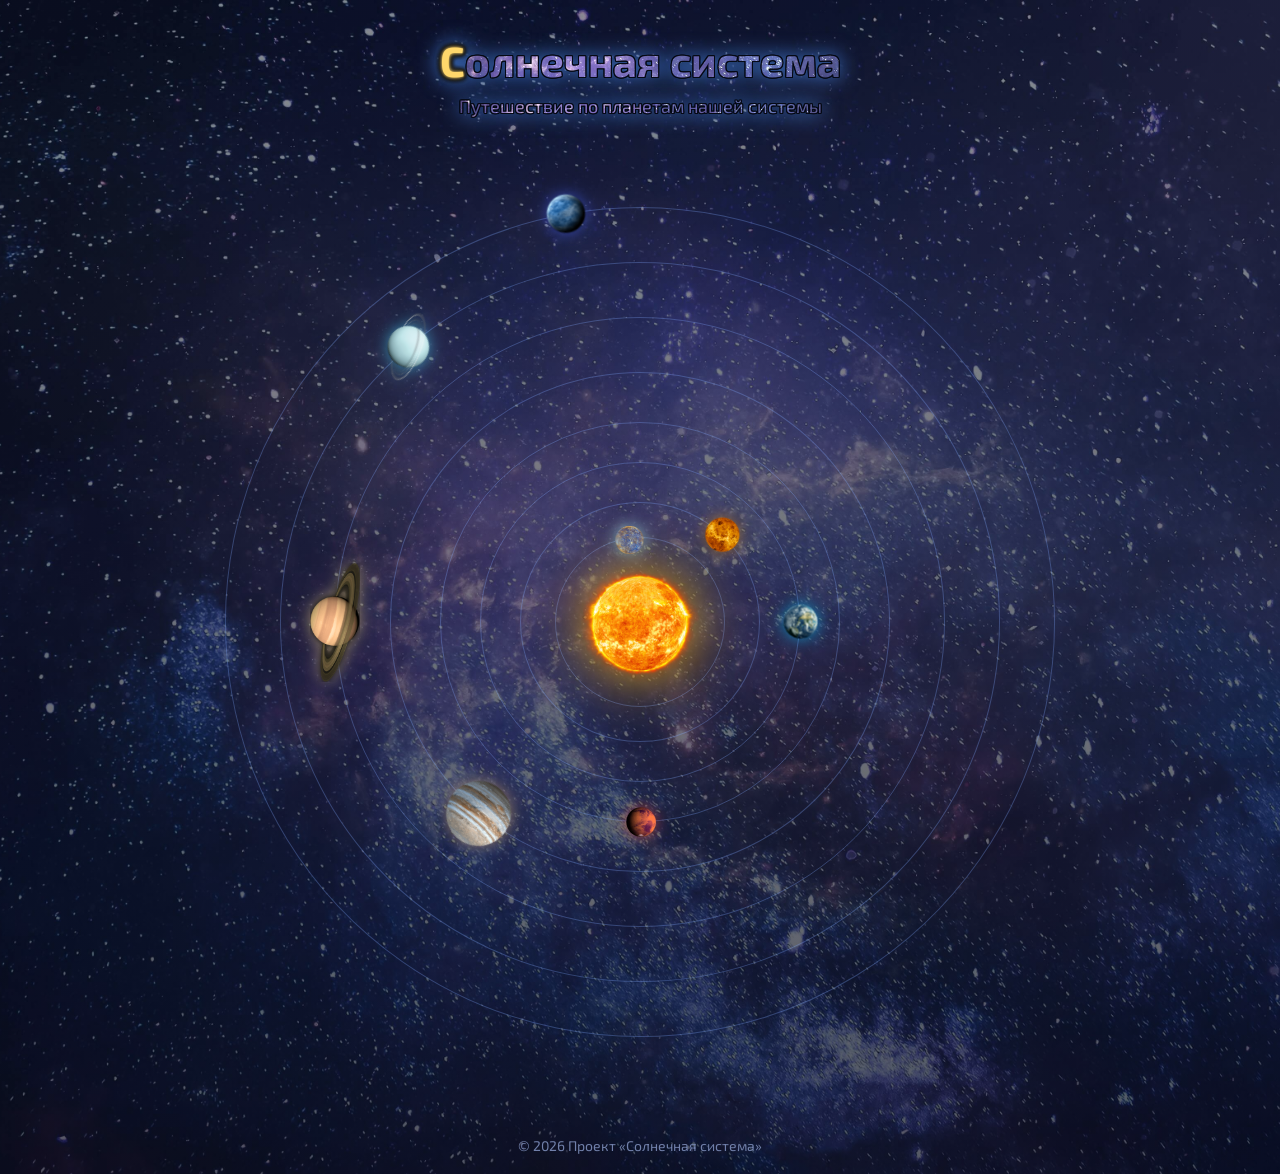
<file: index.html>
<!DOCTYPE html>
<html lang="ru">
<head>
    <meta charset="UTF-8">
    <meta name="viewport" content="width=device-width, initial-scale=1.0">
    <title>Солнечная система</title>
    <link rel="stylesheet" href="style.css">
    <link rel="preconnect" href="https://fonts.googleapis.com">
    <link rel="preconnect" href="https://fonts.gstatic.com" crossorigin>
    <link href="https://fonts.googleapis.com/css2?family=Exo+2:wght@400;500;600;700&display=swap" rel="stylesheet">
</head>

<body>

<header>
    <h1><span class="sun-letter">С</span>олнечная система</h1>
    <p>Путешествие по планетам нашей системы</p>
</header>

<main class="solar-system">

    <a href="planets/sun.html" class="sun">
        <img src="images/sun.png" alt="Солнце">
        <span>Солнце</span>
    </a>

    <div class="orbit orbit-mercury">
        <a href="planets/mercury.html" class="planet mercury">
            <img src="images/mercury.png" alt="Меркурий">
            <span>Меркурий</span>
        </a>
    </div>

    <div class="orbit orbit-venus">
        <a href="planets/venus.html" class="planet venus">
            <img src="images/venus.png" alt="Венера">
            <span>Венера</span>
        </a>
    </div>

    <div class="orbit orbit-earth">
        <a href="planets/earth.html" class="planet earth">
            <img src="images/earth.png" alt="Земля">
            <span>Земля</span>
        </a>
    </div>

    <div class="orbit orbit-mars">
        <a href="planets/mars.html" class="planet mars">
            <img src="images/mars.png" alt="Марс">
            <span>Марс</span>
        </a>
    </div>
    <div class="orbit orbit-jupiter">
        <a href="planets/jupiter.html" class="planet jupiter">
            <img src="images/jupiter.png" alt="Юпитер">
            <span>Юпитер</span>
        </a>
    </div>

    <div class="orbit orbit-saturn">
        <a href="planets/saturn.html" class="planet saturn">
            <img src="images/saturn.png" alt="Сатурн">
            <span>Сатурн</span>
        </a>
    </div>

    <div class="orbit orbit-uranus">
        <a href="planets/uranus.html" class="planet uranus">
            <img src="images/uranus.png" alt="Уран">
            <span>Уран</span>
        </a>
    </div>

    <div class="orbit orbit-neptune">
        <a href="planets/neptune.html" class="planet neptune">
            <img src="images/neptune.png" alt="Нептун">
            <span>Нептун</span>
        </a>
    </div>

</main>

<footer>
    <p>© 2026 Проект «Солнечная система»</p>
</footer>

<script src="script.js"></script>

</body>
</html>
</file>
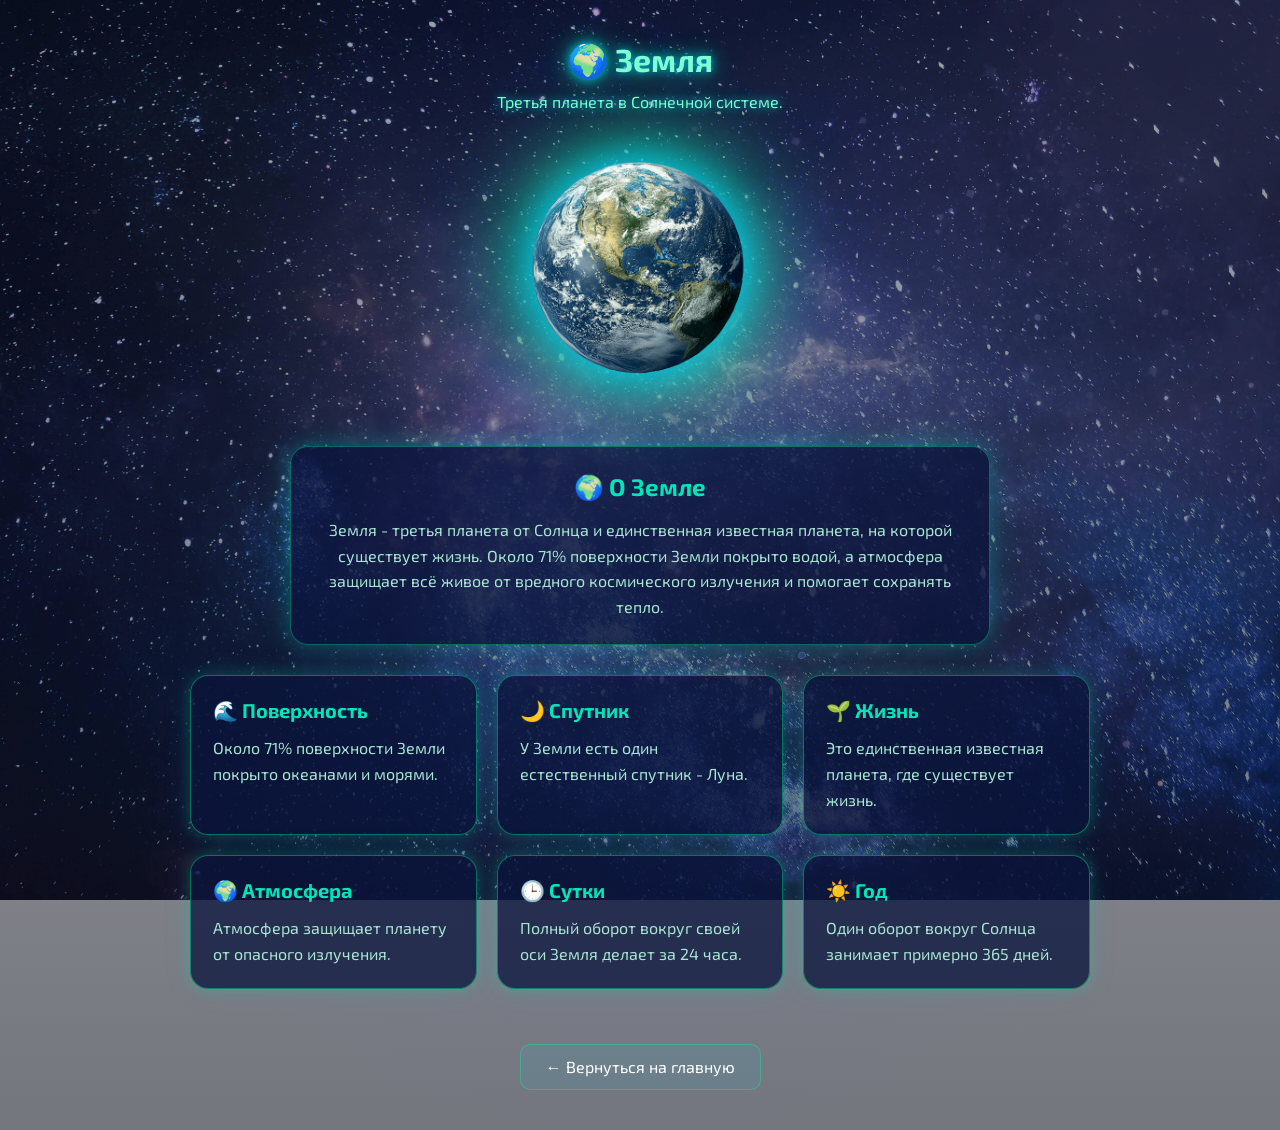
<file: planets/earth.html>
<!DOCTYPE html>
<html lang="ru">
<head>
    <meta charset="UTF-8">
    <meta name="viewport" content="width=device-width, initial-scale=1.0">
    <title>Земля - Мир Космоса</title>
    <link rel="stylesheet" href="../style.css">
    <link rel="preconnect" href="https://fonts.googleapis.com">
    <link rel="preconnect" href="https://fonts.gstatic.com" crossorigin>
    <link href="https://fonts.googleapis.com/css2?family=Exo+2:wght@400;500;600;700&display=swap" rel="stylesheet">
</head>
<body class="earth-page">

<main class="planet-page">

    <h1>🌍 Земля</h1>
    <p class="planet-description">
        Третья планета в Солнечной системе.
    </p>
    
    <img src="../images/earth.png" alt="Земля" class="planet-big">
    
    <section class="planet-info">
    <h2>🌍 О Земле</h2>
    <p>
        Земля - третья планета от Солнца и единственная известная
        планета, на которой существует жизнь. Около 71% поверхности
        Земли покрыто водой, а атмосфера защищает всё живое от
        вредного космического излучения и помогает сохранять тепло.
    </p>
    </section>
    
    <section class="planet-cards">

    <div class="info-box">
        <h2>🌊 Поверхность</h2>
        <p>Около 71% поверхности Земли покрыто океанами и морями.</p>
    </div>

    <div class="info-box">
        <h2>🌙 Спутник</h2>
        <p>У Земли есть один естественный спутник - Луна.</p>
    </div>

    <div class="info-box">
        <h2>🌱 Жизнь</h2>
        <p>Это единственная известная планета, где существует жизнь.</p>
    </div>

    <div class="info-box">
        <h2>🌍 Атмосфера</h2>
        <p>Атмосфера защищает планету от опасного излучения.</p>
    </div>

    <div class="info-box">
        <h2>🕒 Сутки</h2>
        <p>Полный оборот вокруг своей оси Земля делает за 24 часа.</p>
    </div>

    <div class="info-box">
        <h2>☀️ Год</h2>
        <p>Один оборот вокруг Солнца занимает примерно 365 дней.</p>
    </div>

    </section>

        <a href="../index.html" class="back-button">← Вернуться на главную</a>

</main>

</body>
</html>
</file>
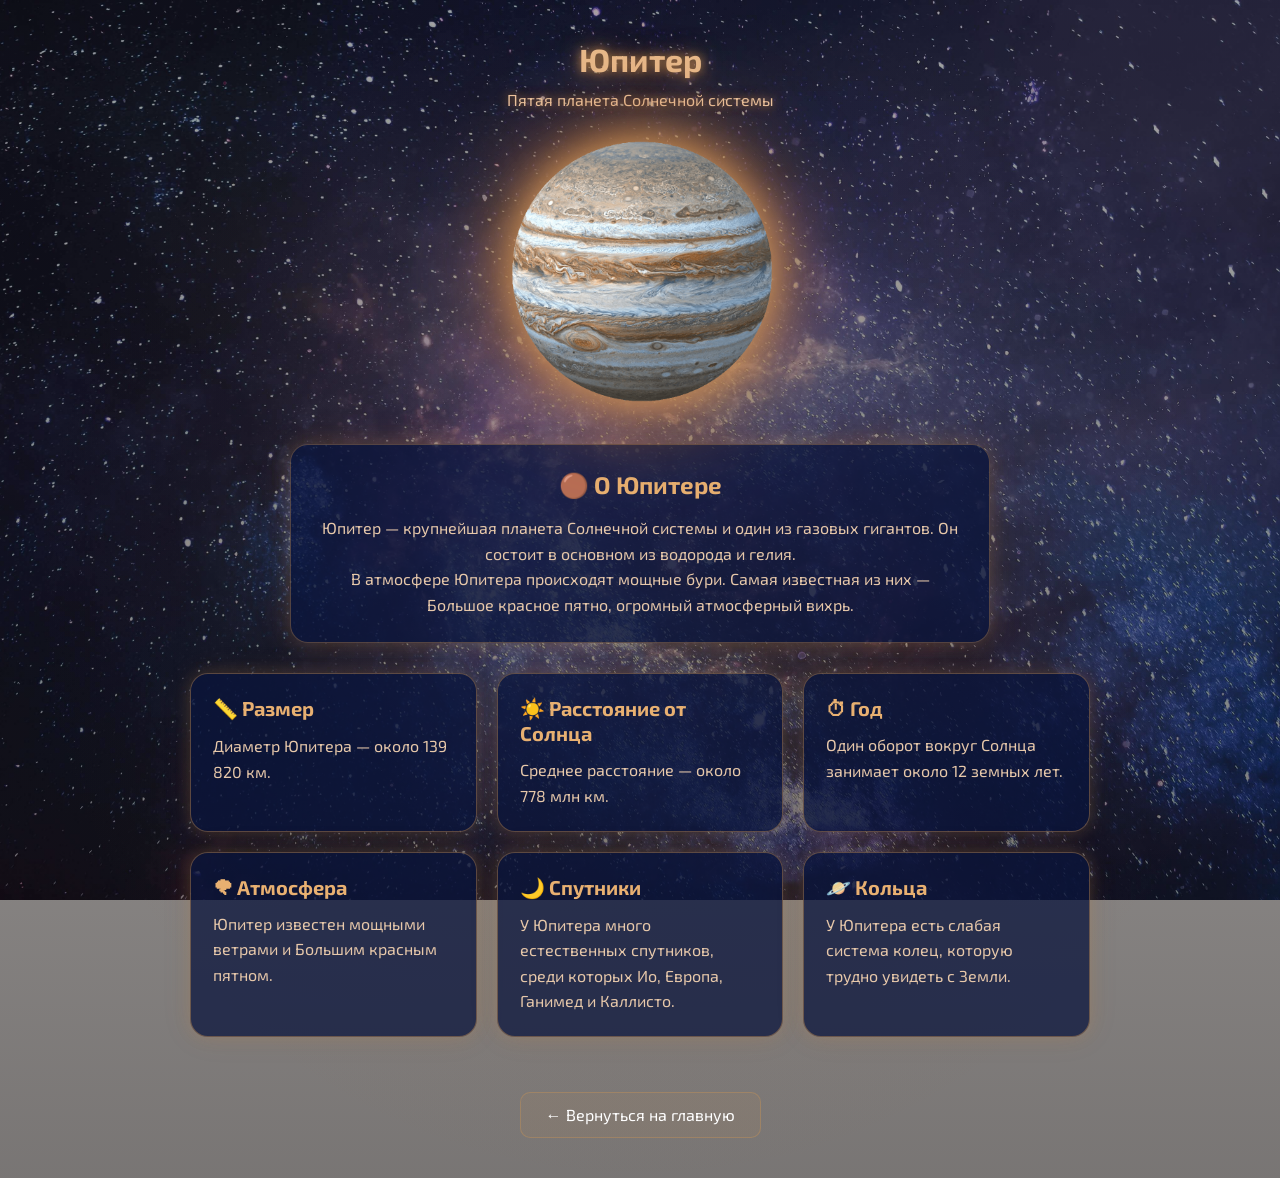
<file: planets/jupiter.html>
<!DOCTYPE html>
<html lang="ru">
<head>
    <meta charset="UTF-8">
    <meta name="viewport" content="width=device-width, initial-scale=1.0">
    <title>Юпитер — Мир Космоса</title>
    <link rel="stylesheet" href="../style.css">
    <link rel="preconnect" href="https://fonts.googleapis.com">
    <link rel="preconnect" href="https://fonts.gstatic.com" crossorigin>
    <link href="https://fonts.googleapis.com/css2?family=Exo+2:wght@400;500;600;700&display=swap" rel="stylesheet">
</head>

<body class="jupiter-page">

<main class="planet-page">

    <h1>Юпитер</h1>

    <p>Пятая планета Солнечной системы</p>

    <img src="../images/jupiter.png" alt="Юпитер" class="planet-big">

    <section class="planet-info">

        <h2>🟤 О Юпитере</h2>

        <p>
            Юпитер — крупнейшая планета Солнечной системы
            и один из газовых гигантов. Он состоит в основном
            из водорода и гелия.
        </p>

        <p>
            В атмосфере Юпитера происходят мощные бури.
            Самая известная из них — Большое красное пятно,
            огромный атмосферный вихрь.
        </p>

    </section>

    <div class="planet-cards">

        <div class="info-box">
            <h2>📏 Размер</h2>
            <p>Диаметр Юпитера — около 139 820 км.</p>
        </div>

        <div class="info-box">
            <h2>☀️ Расстояние от Солнца</h2>
            <p>Среднее расстояние — около 778 млн км.</p>
        </div>

        <div class="info-box">
            <h2>⏱ Год</h2>
            <p>Один оборот вокруг Солнца занимает около 12 земных лет.</p>
        </div>

        <div class="info-box">
            <h2>🌪 Атмосфера</h2>
            <p>Юпитер известен мощными ветрами и Большим красным пятном.</p>
        </div>

        <div class="info-box">
            <h2>🌙 Спутники</h2>
            <p>У Юпитера много естественных спутников, среди которых Ио, Европа, Ганимед и Каллисто.</p>
        </div>

        <div class="info-box">
            <h2>🪐 Кольца</h2>
            <p>У Юпитера есть слабая система колец, которую трудно увидеть с Земли.</p>
        </div>

    </div>

    <a href="../index.html" class="back-button">
        ← Вернуться на главную
    </a>

</main>

</body>
</html>
</file>
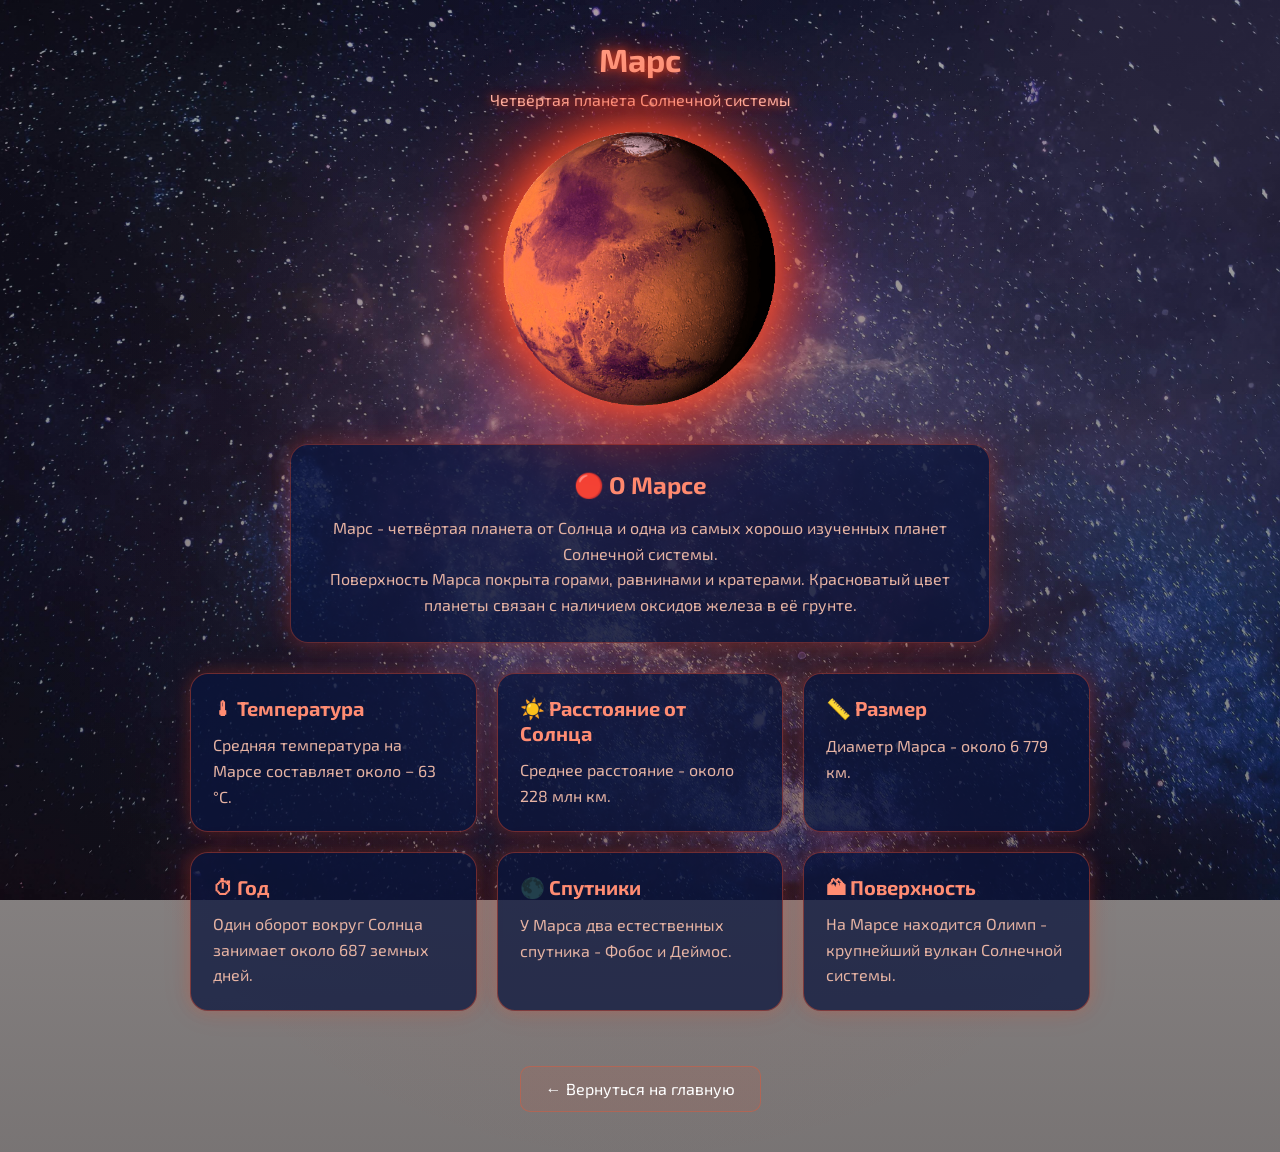
<file: planets/mars.html>
<!DOCTYPE html>
<html lang="ru">
<head>
    <meta charset="UTF-8">
    <meta name="viewport" content="width=device-width, initial-scale=1.0">
    <title>Марс - Мир Космоса</title>
    <link rel="stylesheet" href="../style.css">
    <link rel="preconnect" href="https://fonts.googleapis.com">
    <link rel="preconnect" href="https://fonts.gstatic.com" crossorigin>
    <link href="https://fonts.googleapis.com/css2?family=Exo+2:wght@400;500;600;700&display=swap" rel="stylesheet">
</head>

<body class="mars-page">

<main class="planet-page">

    <h1>Марс</h1>
    <p>Четвёртая планета Солнечной системы</p>

    <img src="../images/mars.png" alt="Марс" class="planet-big">

    <section class="planet-info">
        <h2>🔴 О Марсе</h2>

        <p>
            Марс - четвёртая планета от Солнца и одна из самых
            хорошо изученных планет Солнечной системы.
        </p>

        <p>
            Поверхность Марса покрыта горами, равнинами и кратерами.
            Красноватый цвет планеты связан с наличием оксидов железа
            в её грунте.
        </p>
    </section>

    <div class="planet-cards">

        <div class="info-box">
            <h2>🌡 Температура</h2>
            <p>Средняя температура на Марсе составляет около − 63 °C.</p>
        </div>

        <div class="info-box">
            <h2>☀️ Расстояние от Солнца</h2>
            <p>Среднее расстояние - около 228 млн км.</p>
        </div>

        <div class="info-box">
            <h2>📏 Размер</h2>
            <p>Диаметр Марса - около 6 779 км.</p>
        </div>

        <div class="info-box">
            <h2>⏱ Год</h2>
            <p>Один оборот вокруг Солнца занимает около 687 земных дней.</p>
        </div>

        <div class="info-box">
            <h2>🌑 Спутники</h2>
            <p>У Марса два естественных спутника - Фобос и Деймос.</p>
        </div>

        <div class="info-box">
            <h2>🏔 Поверхность</h2>
            <p>На Марсе находится Олимп - крупнейший вулкан Солнечной системы.</p>
</div>
</div>
<a href="../index.html" class="back-button">← Вернуться на главную</a>
</main>
</body>
</html>
</file>
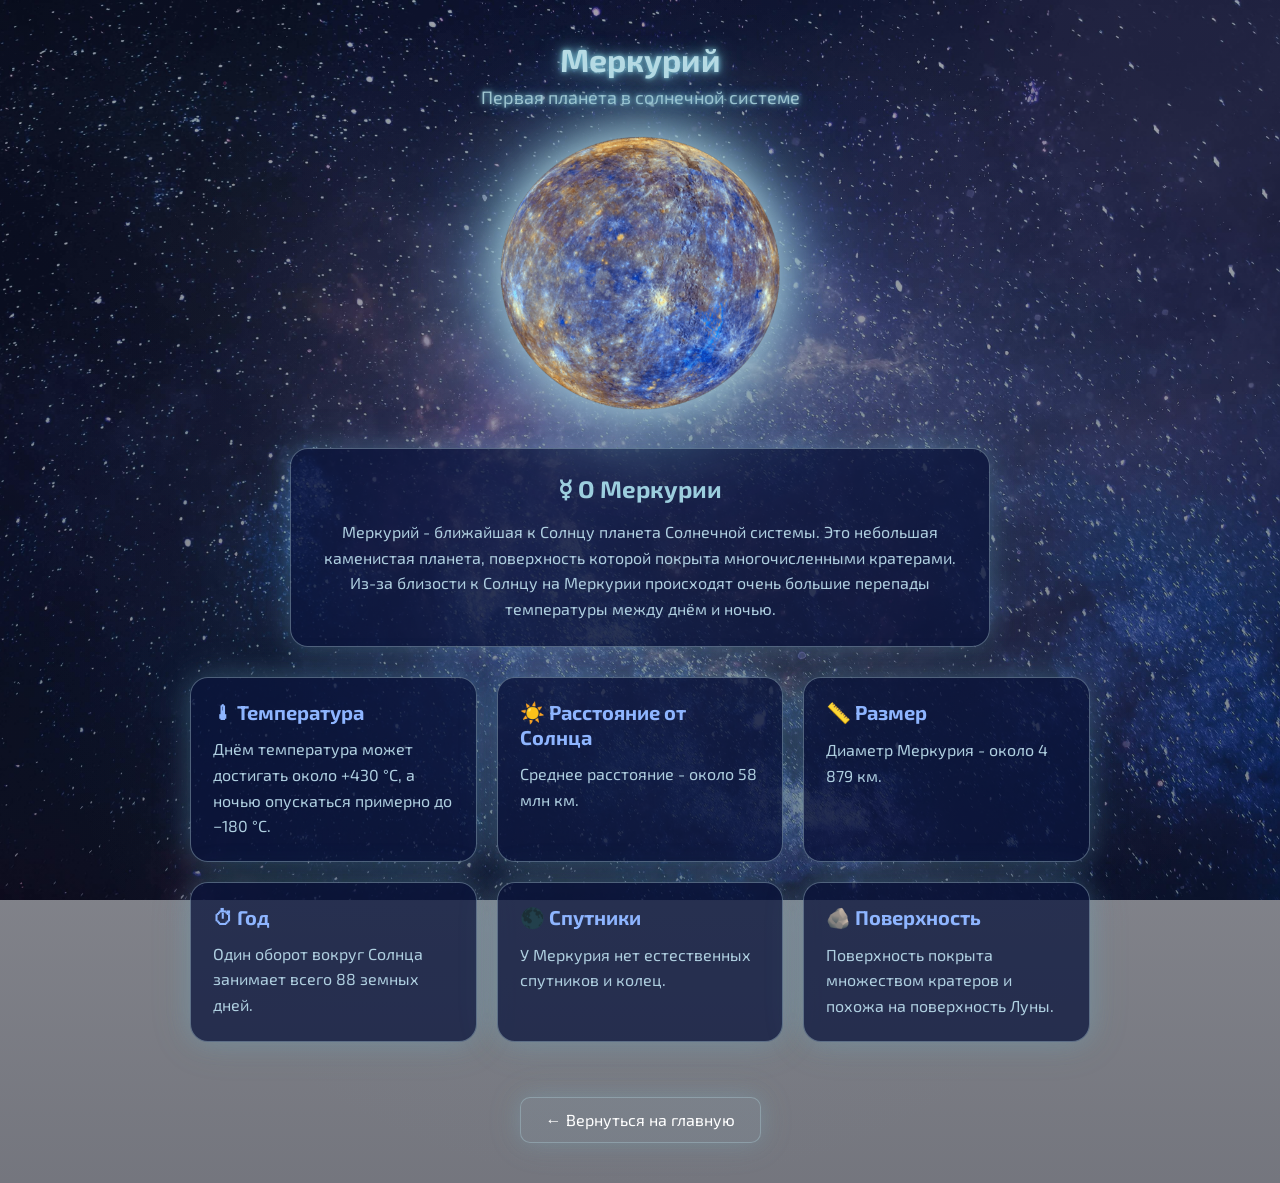
<file: planets/mercury.html>
<!DOCTYPE html>
<html lang="ru">
<head>
    <meta charset="UTF-8">
    <meta name="viewport" content="width=device-width, initial-scale=1.0">
    <title>Меркурий - Мир Космоса</title>
    <link rel="stylesheet" href="../style.css">
    <link rel="preconnect" href="https://fonts.googleapis.com">
    <link rel="preconnect" href="https://fonts.gstatic.com" crossorigin>
    <link href="https://fonts.googleapis.com/css2?family=Exo+2:wght@400;500;600;700&display=swap" rel="stylesheet">
</head>

<body class="mercury-page">

<main class="planet-page">

    <h1>Меркурий</h1>
    <p>Первая планета в солнечной системе</p>
    <img src="../images/mercury.png" alt="Меркурий" class="planet-big">

    <section class="planet-info">
    <h2>☿ О Меркурии</h2>
    <p>
        Меркурий - ближайшая к Солнцу планета Солнечной системы.
        Это небольшая каменистая планета, поверхность которой
        покрыта многочисленными кратерами.
    </p>
    <p>
        Из-за близости к Солнцу на Меркурии происходят очень
        большие перепады температуры между днём и ночью.
    </p>
</section>

    <div class="planet-cards">

    <div class="info-box">
        <h2>🌡 Температура</h2>
        <p>Днём температура может достигать около +430 °C, а ночью опускаться примерно до −180 °C.</p>
    </div>

    <div class="info-box">
        <h2>☀️ Расстояние от Солнца</h2>
        <p>Среднее расстояние - около 58 млн км.</p>
    </div>

    <div class="info-box">
        <h2>📏 Размер</h2>
        <p>Диаметр Меркурия - около 4 879 км.</p>
    </div>

    <div class="info-box">
        <h2>⏱ Год</h2>
        <p>Один оборот вокруг Солнца занимает всего 88 земных дней.</p>
    </div>

    <div class="info-box">
        <h2>🌑 Спутники</h2>
        <p>У Меркурия нет естественных спутников и колец.</p>
    </div>

    <div class="info-box">
        <h2>🪨 Поверхность</h2>
        <p>Поверхность покрыта множеством кратеров и похожа на поверхность Луны.</p>
    </div>

</div>

    <a href="../index.html" class="back-button">← Вернуться на главную</a>

</main>
</body>
</html>
</file>
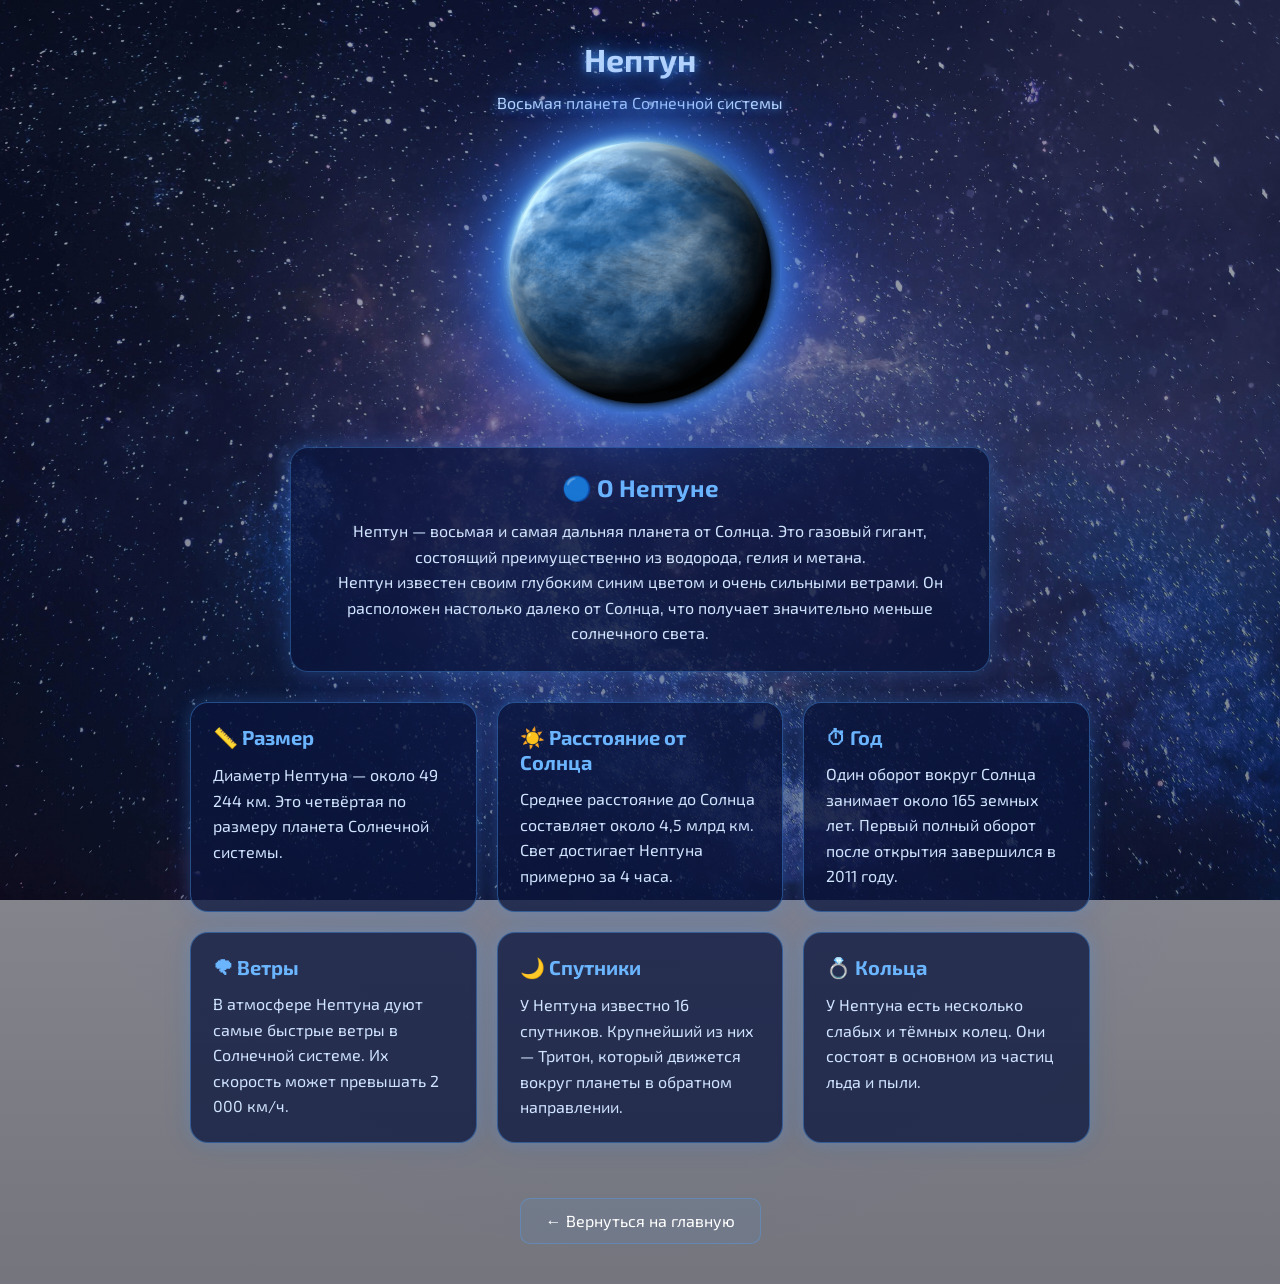
<file: planets/neptune.html>
<!DOCTYPE html>
<html lang="ru">
<head>
    <meta charset="UTF-8">
    <meta name="viewport" content="width=device-width, initial-scale=1.0">
    <title>Нептун — Мир Космоса</title>
    <link rel="stylesheet" href="../style.css">
    <link rel="preconnect" href="https://fonts.googleapis.com">
    <link rel="preconnect" href="https://fonts.gstatic.com" crossorigin>
    <link href="https://fonts.googleapis.com/css2?family=Exo+2:wght@400;500;600;700&display=swap" rel="stylesheet">
</head>

<body class="neptune-page">

<main class="planet-page">

    <h1>Нептун</h1>
    <p>Восьмая планета Солнечной системы</p>

    <img src="../images/neptune.png" alt="Нептун" class="planet-big">

    <section class="planet-info">
        <h2>🔵 О Нептуне</h2>

        <p>
            Нептун — восьмая и самая дальняя планета
            от Солнца. Это газовый гигант, состоящий
            преимущественно из водорода, гелия и метана.
        </p>

        <p>
            Нептун известен своим глубоким синим цветом
            и очень сильными ветрами. Он расположен
            настолько далеко от Солнца, что получает
            значительно меньше солнечного света.
        </p>
    </section>

    <div class="planet-cards">
        <div class="info-box">
            <h2>📏 Размер</h2>
            <p>Диаметр Нептуна — около 49 244 км. Это четвёртая по размеру планета Солнечной системы.</p>
        </div>

        <div class="info-box">
            <h2>☀️ Расстояние от Солнца</h2>
            <p>Среднее расстояние до Солнца составляет около 4,5 млрд км. Свет достигает Нептуна примерно за 4 часа.</p>
        </div>

        <div class="info-box">
            <h2>⏱ Год</h2>
            <p>Один оборот вокруг Солнца занимает около 165 земных лет. Первый полный оборот после открытия завершился в 2011 году.</p>
        </div>

        <div class="info-box">
            <h2>🌪 Ветры</h2>
            <p>В атмосфере Нептуна дуют самые быстрые ветры в Солнечной системе. Их скорость может превышать 2 000 км/ч.</p>
        </div>

        <div class="info-box">
            <h2>🌙 Спутники</h2>
            <p>У Нептуна известно 16 спутников. Крупнейший из них — Тритон, который движется вокруг планеты в обратном направлении.</p>
        </div>

        <div class="info-box">
            <h2>💍 Кольца</h2>
            <p>У Нептуна есть несколько слабых и тёмных колец. Они состоят в основном из частиц льда и пыли.</p>
        </div>

    </div>

    <a href="../index.html" class="back-button">
        ← Вернуться на главную
    </a>

</main>

</body>
</html>
</file>
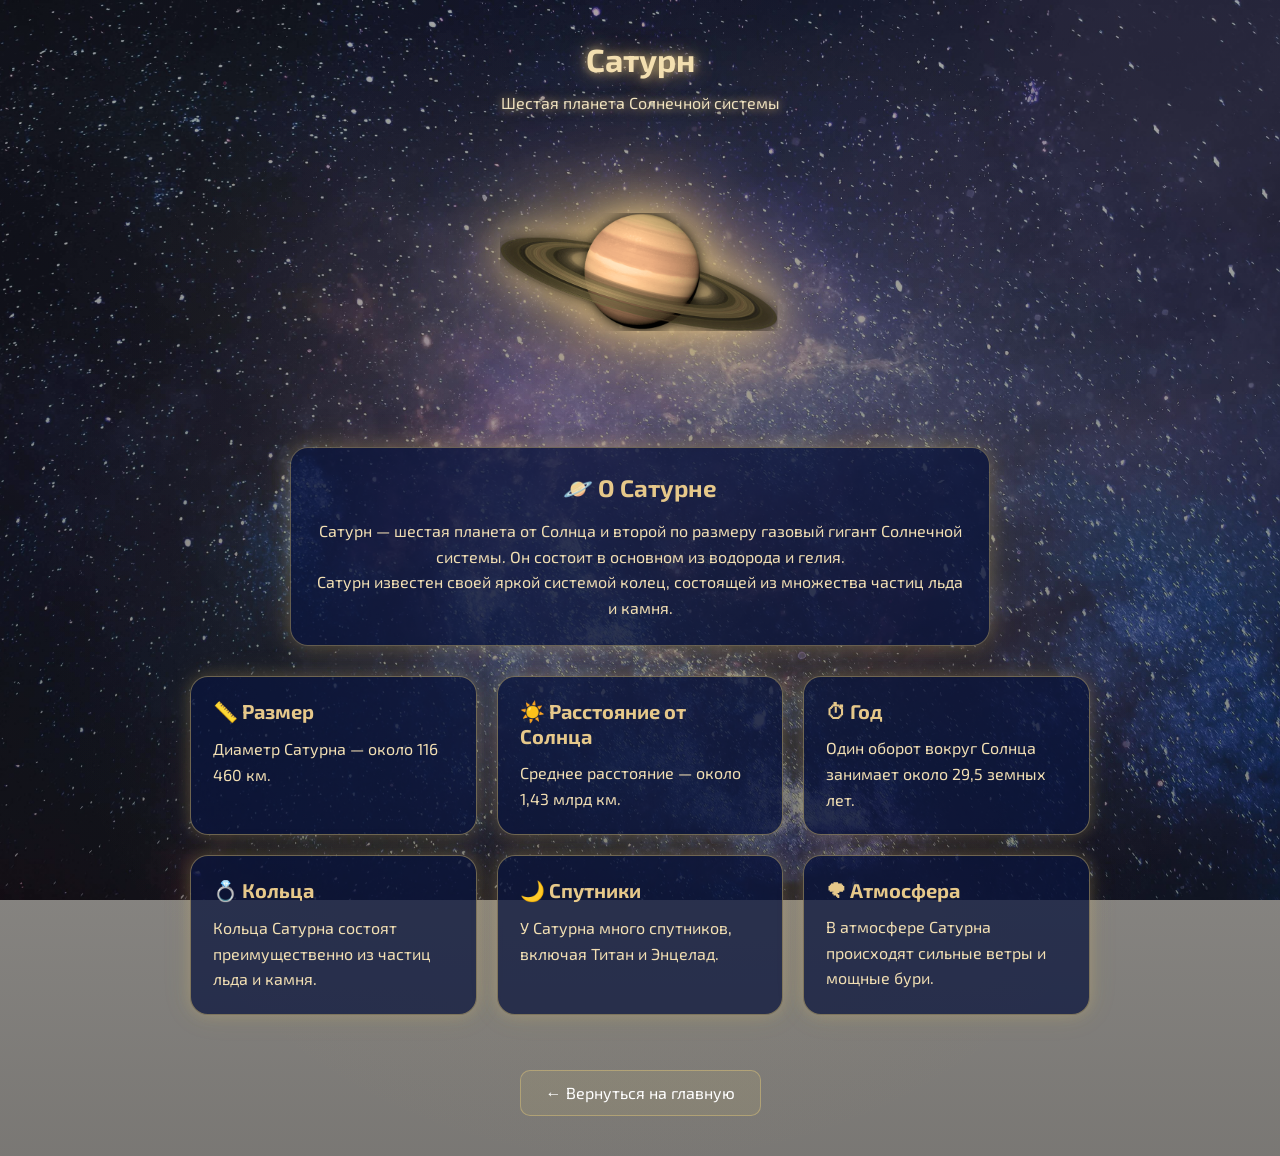
<file: planets/saturn.html>
<!DOCTYPE html>
<html lang="ru">
<head>
    <meta charset="UTF-8">
    <meta name="viewport" content="width=device-width, initial-scale=1.0">
    <title>Сатурн — Мир Космоса</title>
    <link rel="stylesheet" href="../style.css">
    <link rel="preconnect" href="https://fonts.googleapis.com">
    <link rel="preconnect" href="https://fonts.gstatic.com" crossorigin>
    <link href="https://fonts.googleapis.com/css2?family=Exo+2:wght@400;500;600;700&display=swap" rel="stylesheet">
</head>

<body class="saturn-page">

<main class="planet-page">

    <h1>Сатурн</h1>

    <p class="">Шестая планета Солнечной системы</p>

    <img src="../images/saturn.png" alt="Сатурн" class="planet-big">

    <section class="planet-info">

        <h2>🪐 О Сатурне</h2>

        <p>
            Сатурн — шестая планета от Солнца и второй
            по размеру газовый гигант Солнечной системы.
            Он состоит в основном из водорода и гелия.
        </p>

        <p>
            Сатурн известен своей яркой системой колец,
            состоящей из множества частиц льда и камня.
        </p>

    </section>

    <div class="planet-cards">
        <div class="info-box">
            <h2>📏 Размер</h2>
            <p>Диаметр Сатурна — около 116 460 км.</p>
        </div>

        <div class="info-box">
            <h2>☀️ Расстояние от Солнца</h2>
            <p>Среднее расстояние — около 1,43 млрд км.</p>
        </div>

        <div class="info-box">
            <h2>⏱ Год</h2>
            <p>Один оборот вокруг Солнца занимает около 29,5 земных лет.</p>
        </div>

        <div class="info-box">
            <h2>💍 Кольца</h2>
            <p>Кольца Сатурна состоят преимущественно из частиц льда и камня.</p>
        </div>

        <div class="info-box">
            <h2>🌙 Спутники</h2>
            <p>У Сатурна много спутников, включая Титан и Энцелад.</p>
        </div>

        <div class="info-box">
            <h2>🌪 Атмосфера</h2>
            <p>В атмосфере Сатурна происходят сильные ветры и мощные бури.</p>
        </div>

    </div>

    <a href="../index.html" class="back-button">
        ← Вернуться на главную
    </a>

</main>

</body>
</html>
</file>
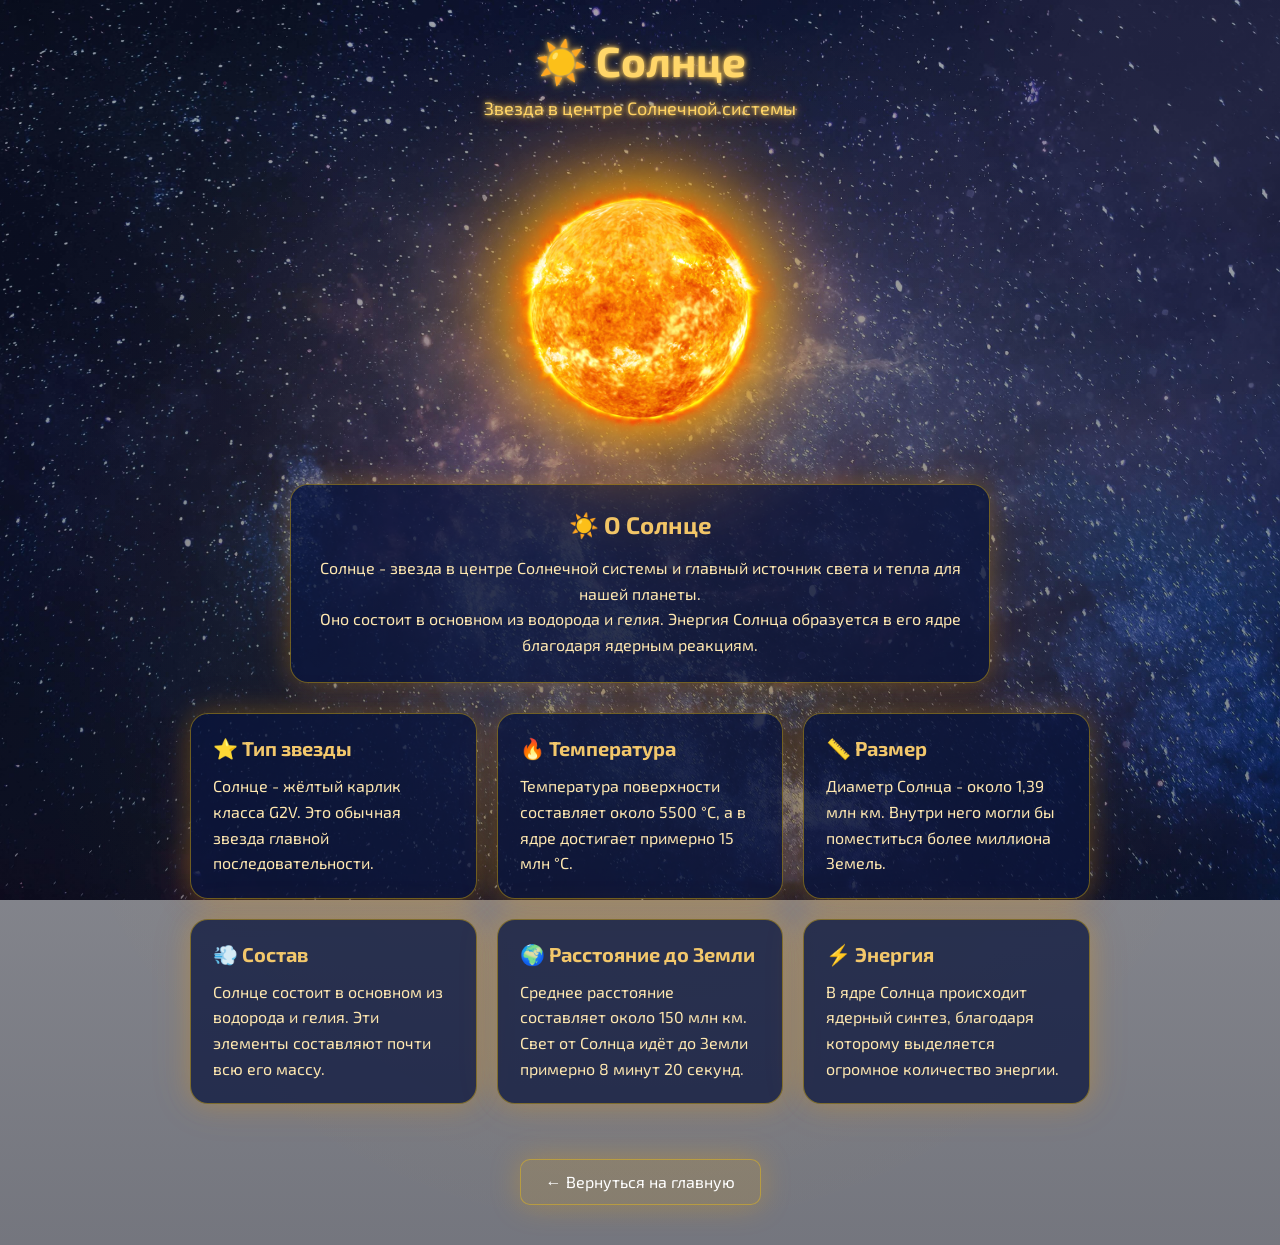
<file: planets/sun.html>
<!DOCTYPE html>
<html lang="ru">
<head>
    <meta charset="UTF-8">
    <meta name="viewport" content="width=device-width, initial-scale=1.0">
    <title>Солнце</title>
    <link rel="stylesheet" href="../style.css">
    <link rel="preconnect" href="https://fonts.googleapis.com">
    <link rel="preconnect" href="https://fonts.gstatic.com" crossorigin>
    <link href="https://fonts.googleapis.com/css2?family=Exo+2:wght@400;500;600;700&display=swap" rel="stylesheet">
</head>

<body class="sun-page">

<header>
    <h1>☀️ Солнце</h1>
    <p>Звезда в центре Солнечной системы</p>
</header>

<main class="planet-page">

    <img src="../images/sun.png" alt="Солнце" class="planet-big">

    <section class="planet-info">
    <h2>☀️ О Солнце</h2>
    <p>
        Солнце - звезда в центре Солнечной системы и главный
        источник света и тепла для нашей планеты.
    </p>
    <p>
        Оно состоит в основном из водорода и гелия. Энергия
        Солнца образуется в его ядре благодаря ядерным реакциям.
    </p>
    </section>

    <section class="planet-cards">

    <div class="info-box">
        <h2>⭐ Тип звезды</h2>
        <p>Солнце - жёлтый карлик класса G2V. Это обычная звезда главной последовательности.</p>
    </div>

    <div class="info-box">
        <h2>🔥 Температура</h2>
        <p>Температура поверхности составляет около 5500 °C, а в ядре достигает примерно 15 млн °C.</p>
    </div>

    <div class="info-box">
        <h2>📏 Размер</h2>
        <p>Диаметр Солнца - около 1,39 млн км. Внутри него могли бы поместиться более миллиона Земель.</p>
    </div>

    <div class="info-box">
        <h2>💨 Состав</h2>
        <p>Солнце состоит в основном из водорода и гелия. Эти элементы составляют почти всю его массу.</p>
    </div>

    <div class="info-box">
        <h2>🌍 Расстояние до Земли</h2>
        <p>Среднее расстояние составляет около 150 млн км. Свет от Солнца идёт до Земли примерно 8 минут 20 секунд.</p>
    </div>

    <div class="info-box">
        <h2>⚡ Энергия</h2>
        <p>В ядре Солнца происходит ядерный синтез, благодаря которому выделяется огромное количество энергии.</p>
    </div>

    </section>

    <a href="../index.html" class="back-button">
        ← Вернуться на главную
    </a>

</main>

</body>
</html>
</file>
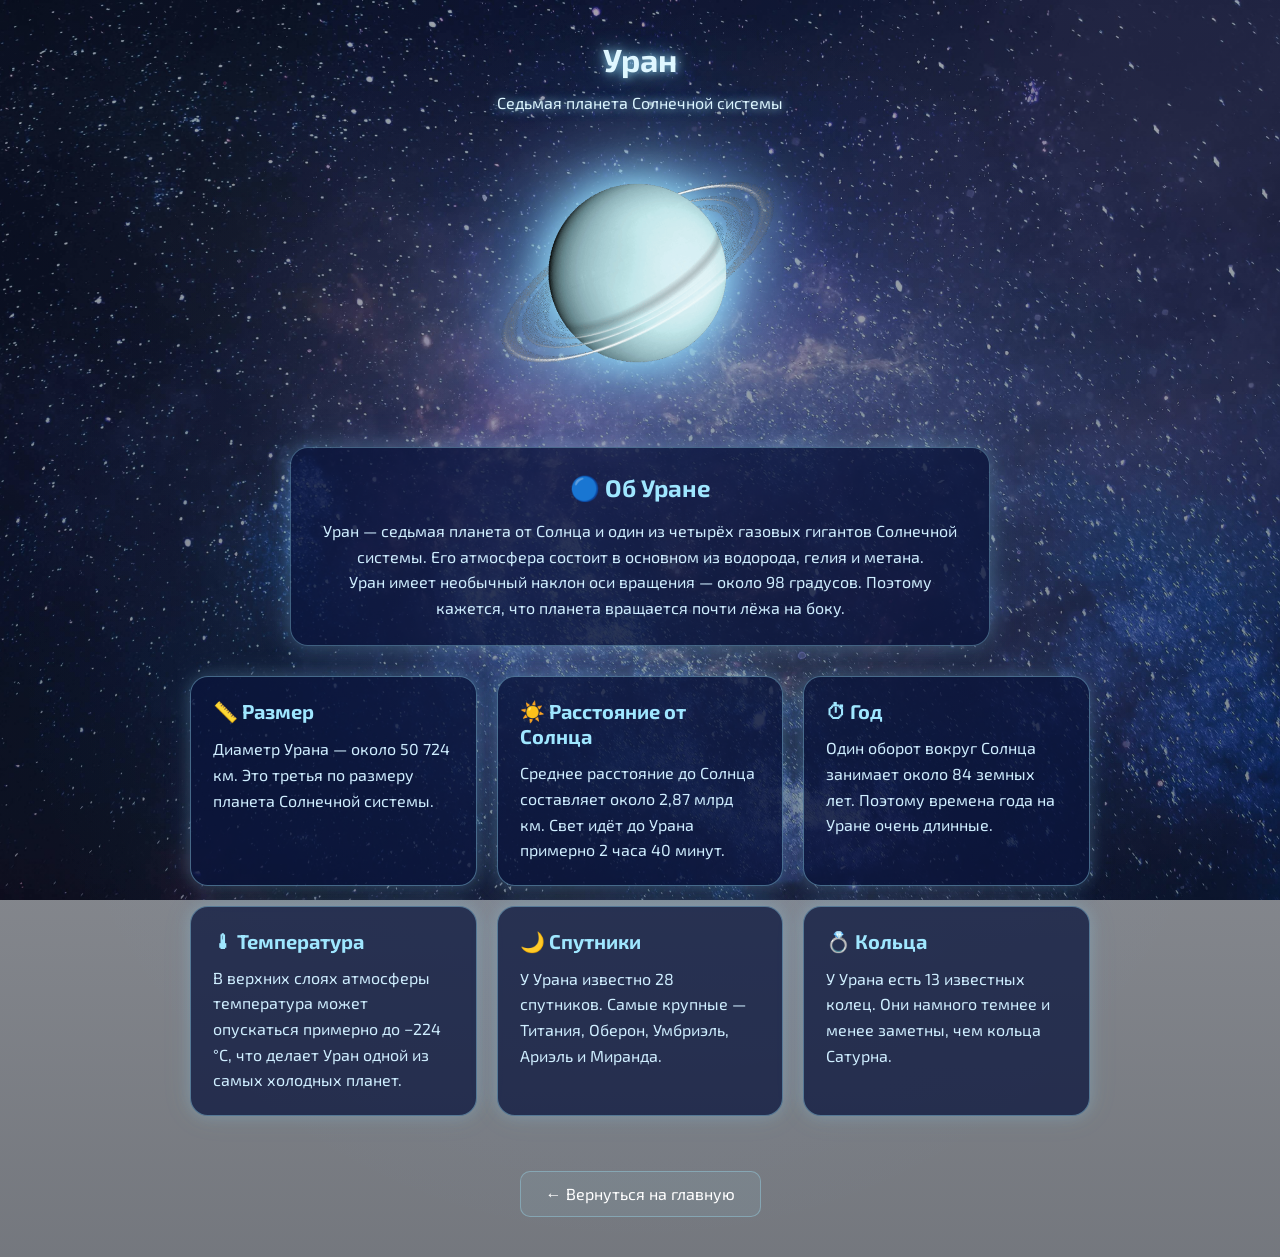
<file: planets/uranus.html>
<!DOCTYPE html>
<html lang="ru">
<head>
    <meta charset="UTF-8">
    <meta name="viewport" content="width=device-width, initial-scale=1.0">
    <title>Уран — Мир Космоса</title>
    <link rel="stylesheet" href="../style.css">
    <link rel="preconnect" href="https://fonts.googleapis.com">
    <link rel="preconnect" href="https://fonts.gstatic.com" crossorigin>
    <link href="https://fonts.googleapis.com/css2?family=Exo+2:wght@400;500;600;700&display=swap" rel="stylesheet">
</head>

<body class="uranus-page">

<main class="planet-page">

    <h1>Уран</h1>
    <p>Седьмая планета Солнечной системы</p>

    <img src="../images/uranus.png" alt="Уран" class="planet-big">

    <section class="planet-info">
        <h2>🔵 Об Уране</h2>

        <p>
            Уран — седьмая планета от Солнца и один
            из четырёх газовых гигантов Солнечной системы.
            Его атмосфера состоит в основном из водорода,
            гелия и метана.
        </p>

        <p>
            Уран имеет необычный наклон оси вращения —
            около 98 градусов. Поэтому кажется, что планета
            вращается почти лёжа на боку.
        </p>
    </section>

    <div class="planet-cards">
        <div class="info-box">
            <h2>📏 Размер</h2>
            <p>Диаметр Урана — около 50 724 км. Это третья по размеру планета Солнечной системы.</p>
        </div>

        <div class="info-box">
            <h2>☀️ Расстояние от Солнца</h2>
            <p>Среднее расстояние до Солнца составляет около 2,87 млрд км. Свет идёт до Урана примерно 2 часа 40 минут.</p>
        </div>

        <div class="info-box">
            <h2>⏱ Год</h2>
            <p>Один оборот вокруг Солнца занимает около 84 земных лет. Поэтому времена года на Уране очень длинные.</p>
        </div>

        <div class="info-box">
            <h2>🌡 Температура</h2>
            <p>В верхних слоях атмосферы температура может опускаться примерно до −224 °C, что делает Уран одной из самых холодных планет.</p>
        </div>

        <div class="info-box">
            <h2>🌙 Спутники</h2>
            <p>У Урана известно 28 спутников. Самые крупные — Титания, Оберон, Умбриэль, Ариэль и Миранда.</p>
        </div>

        <div class="info-box">
            <h2>💍 Кольца</h2>
            <p>У Урана есть 13 известных колец. Они намного темнее и менее заметны, чем кольца Сатурна.</p>
        </div>

    </div>

    <a href="../index.html" class="back-button">
        ← Вернуться на главную
    </a>

</main>

</body>
</html>
</file>
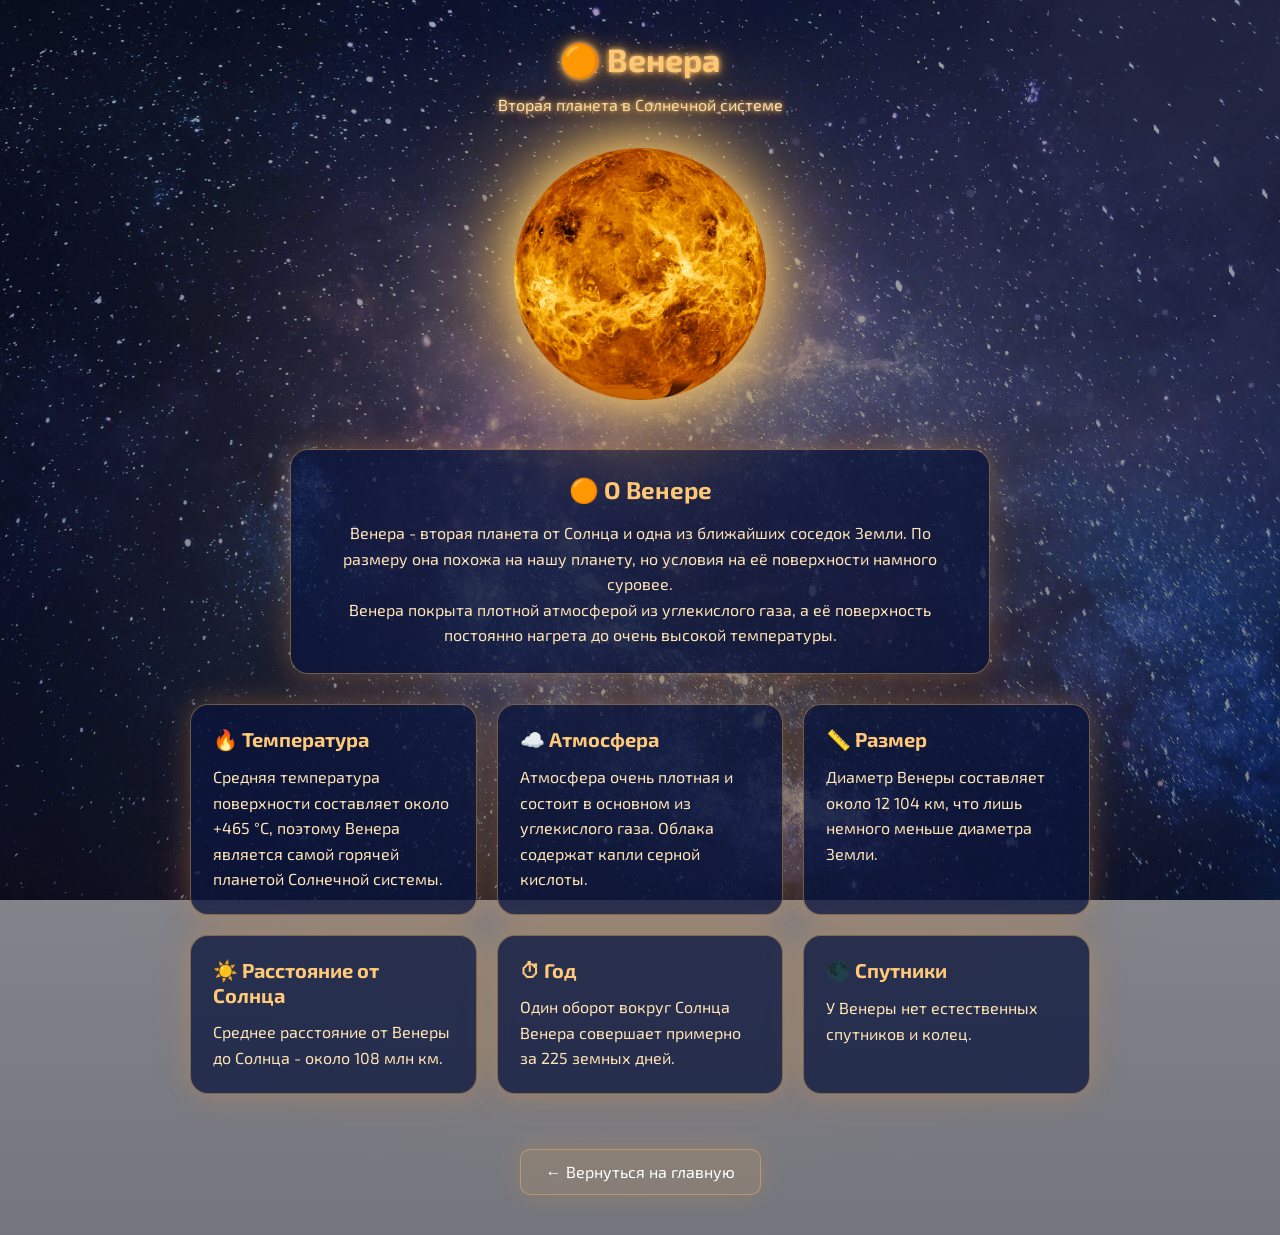
<file: planets/venus.html>
<!DOCTYPE html>
<html lang="ru">
<head>
    <meta charset="UTF-8">
    <meta name="viewport" content="width=device-width, initial-scale=1.0">
    <title>Венера - Мир Космоса</title>
    <link rel="stylesheet" href="../style.css">
    <link rel="preconnect" href="https://fonts.googleapis.com">
    <link rel="preconnect" href="https://fonts.gstatic.com" crossorigin>
    <link href="https://fonts.googleapis.com/css2?family=Exo+2:wght@400;500;600;700&display=swap" rel="stylesheet">
</head>

<body class="venus-page">

<main class="planet-page">

    <h1>🟠 Венера</h1>
    <p>Вторая планета в Солнечной системе</p>

    <img src="../images/venus.png" alt="Венера" class="planet-big">

    <section class="planet-info">
        <h2>🟠 О Венере</h2>
        <p>
            Венера - вторая планета от Солнца и одна из ближайших
            соседок Земли. По размеру она похожа на нашу планету,
            но условия на её поверхности намного суровее.
        </p>
        <p>
            Венера покрыта плотной атмосферой из углекислого газа,
            а её поверхность постоянно нагрета до очень высокой
            температуры.
        </p>
    </section>

    <div class="planet-cards">
    <div class="info-box">
            <h2>🔥 Температура</h2>
            <p>Средняя температура поверхности составляет около +465 °C, поэтому Венера является самой горячей планетой Солнечной системы.</p>
        </div>

        <div class="info-box">
            <h2>☁️ Атмосфера</h2>
            <p>Атмосфера очень плотная и состоит в основном из углекислого газа. Облака содержат капли серной кислоты.</p>
        </div>

        <div class="info-box">
            <h2>📏 Размер</h2>
            <p>Диаметр Венеры составляет около 12 104 км, что лишь немного меньше диаметра Земли.</p>
        </div>

        <div class="info-box">
            <h2>☀️ Расстояние от Солнца</h2>
            <p>Среднее расстояние от Венеры до Солнца - около 108 млн км.</p>
        </div>

        <div class="info-box">
            <h2>⏱ Год</h2>
            <p>Один оборот вокруг Солнца Венера совершает примерно за 225 земных дней.</p>
        </div>

        <div class="info-box">
            <h2>🌑 Спутники</h2>
            <p>У Венеры нет естественных спутников и колец.</p>
        </div>

    </div>

    <a href="../index.html" class="back-button">← Вернуться на главную</a>

</main>

</body>
</html>
</file>
<file: style.css>
* {
    margin: 0;
    padding: 0;
    box-sizing: border-box;
}

body {
    font-family: 'Exo 2', sans-serif !important;
    background:
        linear-gradient(rgba(2, 5, 20, 0.45), rgba(2, 5, 20, 0.65)),
        url("images/space-bg.jpg") center / cover;
    color: white;
    min-height: 100vh;
    overflow-x: hidden;
    user-select: none;
    -webkit-user-select: none;
    -moz-user-select: none;
}

header {
    text-align: center;
    padding: 35px 20px 10px;
}

header h1 {
    font-size: 42px;
    margin-bottom: 10px;

    background: url("images/space-text.jpg") center / cover;
    -webkit-background-clip: text;
    background-clip: text;
    color: transparent;

    filter:
    drop-shadow(1px 0 0 #050914)
    drop-shadow(-1px 0 0 #050914)
    drop-shadow(0 1px 0 #050914)
    drop-shadow(0 -1px 0 #050914)
    drop-shadow(0 0 10px rgba(80, 150, 255, 0.7));
}

header h1 .sun-letter {
    position: relative;

    color: #ffd76b !important;
    background: none !important;
    -webkit-text-fill-color: #ffd76b;

    text-shadow: 0 0 5px #ffd76b, 0 0 10px #ffd76b;
}

header h1 {
    font-size: 42px;
    margin-bottom: 10px;

    background: url("images/space-text.jpg") center / cover;
    -webkit-background-clip: text;
    background-clip: text;
    color: transparent;

    filter:
        drop-shadow(1px 0 0 #050914)
        drop-shadow(-1px 0 0 #050914)
        drop-shadow(0 1px 0 #050914)
        drop-shadow(0 -1px 0 #050914)
        drop-shadow(0 0 10px rgba(80, 150, 255, 0.7));
}

header h1 .sun-letter {
    color: #ffd76b !important;
    -webkit-text-fill-color: #ffd76b;
    text-shadow:
        0 0 3px #ffd76b,
        0 0 6px rgba(255, 215, 107, 0.6);
}

header h1 .title-rest {
    filter: drop-shadow(0 0 10px rgba(80, 150, 255, 0.7));
}

header p {
    font-size: 18px;
    background: url("images/space-text.jpg") center / cover;
    -webkit-background-clip: text;
    background-clip: text;
    color: transparent;

    filter:
    drop-shadow(1px 0 0 #050914)
    drop-shadow(-1px 0 0 #050914)
    drop-shadow(0 1px 0 #050914)
    drop-shadow(0 -1px 0 #050914)
    drop-shadow(0 0 10px rgba(80, 150, 255, 0.7));
}

/* Солнечная система */

.solar-system {
    position: relative;
    width: min(1000px, 95vw);
    height: 830px;
    margin: 80px auto 80px;
}

.sun {
    position: absolute;
    left: 50%;
    top: 52%;
    transform: translate(-50%, -50%);
    z-index: 10;
    text-align: center;
    text-decoration: none;
    color: white;
    transition: 0.3s ease;
}

.sun img {
    width: 120px;
    height: 120px;
    object-fit: contain;
    filter: drop-shadow(0 0 30px #ffb300);
}

.sun:hover img {
    transform: scale(1.15);
}

.sun span {
    display: block;
    margin-top: 5px;
    font-size: 18px;
    font-weight: bold;
    opacity: 0;
    transition: opacity 0.3s ease;
}

.sun:hover span {
    opacity: 1;
}

/* Запрет выделения и перетаскивания */

body * {
    user-select: none;
    -webkit-user-select: none;
    -moz-user-select: none;
}

img,
a,
span {
    -webkit-user-drag: none;
}

/* Орбиты планет */

.orbit {
    position: absolute;
    left: 50%;
    top: 50%;
    border: 1px solid rgba(130, 170, 255, 0.3);
    border-radius: 50%;
    pointer-events: none;

    transform: translate(-50%, -50%) rotate(var(--start-angle));
    animation: orbit-spin var(--orbit-time) linear infinite;
}

@keyframes orbit-spin {
    from {
        transform: translate(-50%, -50%) rotate(var(--start-angle));
    }

    to {
        transform: translate(-50%, -50%) rotate(calc(var(--start-angle) + 360deg));
    }
}

.orbit-mercury {
    width: 170px;
    height: 170px;
    --start-angle: 0deg;
    --orbit-time: 7.5s;
}

.orbit-venus {
    width: 240px;
    height: 240px;
    --start-angle: 45deg;
    --orbit-time: 12s;
}

.orbit-earth {
    width: 320px;
    height: 320px;
    --start-angle: 90deg;
    --orbit-time: 17.14s;
}

.orbit-mars {
    width: 400px;
    height: 400px;
    --start-angle: 180deg;
    --orbit-time: 21.43s;
}

.orbit-jupiter {
    width: 500px;
    height: 500px;
    --start-angle: 220deg;
    --orbit-time: 33.33s;
}

.orbit-saturn {
    width: 610px;
    height: 610px;
    --start-angle: 270deg;
    --orbit-time: 42.86s;
}

.orbit-uranus {
    width: 720px;
    height: 720px;
    --start-angle: 320deg;
    --orbit-time: 60s;
}

.orbit-neptune {
    width: 830px;
    height: 830px;
    --start-angle: 350deg;
    --orbit-time: 85.71s;
}

/* Планеты на орбитах */

.planet {
    position: absolute;
    left: 50%;
    top: 0;
    transform: translate(-50%, -50%);
    color: white;
    text-decoration: none;
    text-align: center;
    pointer-events: auto;
    z-index: 5;
}

.planet img {
    display: block;
    object-fit: contain;
    transition: 0.3s;
    filter: drop-shadow(0 0 8px rgba(255,255,255,.5));
    user-select: none;
    -webkit-user-drag: none;
    -webkit-user-select: none;
    -moz-user-select: none;
    pointer-events: none;
}

.planet span {
    display: block;
    margin-top: 5px;
    font-size: 13px;
    white-space: nowrap;
    opacity: 0;
    transition: opacity 0.3s;
}

.planet:hover img {
    transform: scale(1.3);
    filter: drop-shadow(0 0 15px white);
}

.planet:hover span {
    opacity: 1;
}

/* Подсветка планет на орбитах */

.mercury img {
    filter: drop-shadow(0 0 8px rgba(161, 249, 255, 0.6));
}

.venus img {
    filter: drop-shadow(0 0 8px rgba(207, 126, 11, 0.6));
}

.earth img {
    filter: drop-shadow(0 0 8px rgba(0, 200, 255, 0.6));
}

.mars img {
    filter: drop-shadow(0 0 8px rgba(255, 70, 40, 0.6));
}

.jupiter img {
    filter: drop-shadow(0 0 8px rgba(220, 170, 110, 0.6));
}

.saturn img {
    filter: drop-shadow(0 0 8px rgba(240, 210, 130, 0.6));
}

.uranus img {
    filter: drop-shadow(0 0 8px rgba(80, 220, 255, 0.6));
}

.neptune img {
    filter: drop-shadow(0 0 8px rgba(70, 100, 255, 0.6));
}

/* Размеры планет */

.mercury img { width: 28px; height: 28px; position: relative; top: 15px; transform: translateY(-5px); }
.mercury span {
    position: relative;
    margin: 0;
    top: 12px;
    margin-left: -15px;
}
.venus img { width: 38px; height: 38px; position: relative; top: 12px; transform: translateY(-5px); }
.venus span {
    position: relative;
    margin: 0;
    top: 12px;
}
.earth img { width: 45px; height: 45px; position: relative; top: 12px; transform: translateY(-5px); }
.earth span {
    position: relative;
    margin: 0;
    top: 12px;
}
.mars img { width: 30px; height: 30px; position: relative; top: 12px; transform: translateY(-5px); }
.mars span {
    position: relative;
    margin: 0;
    top: 0;
}
.jupiter img { width: 70px; height: 70px; position: relative; top: 12px; transform: translateY(-6px); }
.jupiter span {
    position: relative;
    margin: 0;
    top: 12px;
}
.saturn img { width: 120px; height: 120px; position: relative; top: 12px; transform: translateY(-5px); }
.saturn span {
    position: relative;
    margin: 0;
    top: -12px;
}
.uranus img { width: 65px; height: 65px; position: relative; top: 12px; transform: translateY(-5px); }
.uranus span {
    position: relative;
    margin: 0;
    top: -5px;
}
.neptune img { width: 40px; height: 40px; position: relative; top: 12px; transform: translateY(-5px) }
.neptune span {
    position: relative;
    margin: 0;
    top: 12px;
}

/* Подвал */

footer {
    text-align: center;
    padding: 20px;
    color: #7180aa;
    font-size: 14px;
    margin-bottom: 0 !important;
}

/* Общая страница планеты */

.planet-page {
    width: min(900px, 90vw);
    margin: 40px auto;
    text-align: center;
}

.planet-big {
    width: 280px;
    height: 280px;
    object-fit: contain;
    display: block;
    margin: 20px auto 35px;
    user-select: none;
    -webkit-user-drag: none;
}

/* Информационные блоки */

.planet-info {
    background: rgba(10, 20, 60, 0.75);
    border: 1px solid rgba(130, 170, 255, 0.35);
    border-radius: 18px;
    padding: 25px;
    margin: 20px auto;
    max-width: 700px;
    box-shadow: 0 0 25px rgba(50, 100, 255, 0.15);
}

.planet-info h2 {
    margin-bottom: 15px;
    color: #8eb5ff;
}

.planet-info p {
    line-height: 1.6;
    color: #d9e2ff;
}

.planet-cards {
    max-width: 900px;
    margin: 30px auto;
    display: grid;
    grid-template-columns: repeat(3, 1fr);
    gap: 20px;
}

.info-box {
    background: rgba(10, 20, 60, 0.75);
    border: 1px solid rgba(130, 170, 255, 0.35);
    border-radius: 18px;
    padding: 22px;
    text-align: left;
    transition: 0.3s;
}

.info-box h2 {
    margin-bottom: 12px;
    color: #8eb5ff;
    font-size: 20px;
}

.info-box p {
    line-height: 1.6;
    color: #d9e2ff;
}

.info-box:hover {
    transform: translateY(-5px);
}

/* Кнопка возврата */

.back-button {
    display: inline-block;
    margin-top: 25px;
    padding: 12px 25px;
    border-radius: 10px;
    background: rgba(255, 255, 255, 0.12);
    color: white;
    text-decoration: none;
    transition: 0.3s;
}

.back-button:hover {
    background: rgba(255, 255, 255, 0.22);
    color: white;
    transform: scale(1.05);
}

/* Страница Солнца */

body.sun-page {
    background:
        radial-gradient(
            circle at center,
            rgba(255, 170, 0, 0.12) 0%,
            rgba(255, 170, 0, 0.06) 30%,
            transparent 70%
        ),
        linear-gradient(
            rgba(2, 5, 20, 0.35),
            rgba(2, 5, 20, 0.55)
        ),
        url("images/space-bg.jpg") center / cover fixed;
}

body.sun-page .planet-big {
    filter:
        drop-shadow(0 0 30px #ffb300)
        drop-shadow(0 0 60px #ff9900);
}

body.sun-page .planet-info,
body.sun-page .info-box {
    border-color: rgba(255, 200, 0, 0.4);
    box-shadow:
        0 0 25px rgba(255, 170, 0, 0.2),
        0 0 40px rgba(255, 140, 0, 0.15);
}

body.sun-page .planet-info h2,
body.sun-page .info-box h2 {
    color: #f2c76b;
}

body.sun-page .planet-info p,
body.sun-page .info-box p {
    color: #ffe8b0;
}

body.sun-page .info-box:hover {
    border-color: #ffd15c;
    box-shadow:
        0 0 30px rgba(255, 170, 0, 0.35),
        0 0 50px rgba(255, 120, 0, 0.2);
}

body.sun-page .back-button {
    background: rgba(255, 170, 0, 0.12);
    border: 1px solid rgba(255, 200, 0, 0.4);
    box-shadow: 0 0 30px rgba(255, 170, 0, 0.3);
}

body.sun-page .back-button:hover {
    background: rgba(255, 170, 0, 0.2);
    border-color: #ffd15c;
    box-shadow: 0 0 45px rgba(255, 170, 0, 0.45);
}

body.sun-page header h1 {
    background: none !important;
    -webkit-background-clip: initial !important;
    background-clip: initial !important;
    color: #ffd76b !important;
    -webkit-text-fill-color: #ffd76b !important;
    filter: none !important;

    text-shadow:
        0 0 4px #ffd76b,
        0 0 10px rgba(255, 180, 40, 0.7) !important;
}

body.sun-page header p {
    background: none !important;
    -webkit-background-clip: initial !important;
    background-clip: initial !important;
    color: #ffd76b !important;
    -webkit-text-fill-color: #ffd76b !important;
    filter: none !important;

    text-shadow:
        0 0 4px #ffd76b,
        0 0 10px rgba(255, 180, 40, 0.6),
        0 0 18px rgba(255, 160, 30, 0.35) !important;
}

.sun-letter {
    color: #ffd76b;
    background: none;
    -webkit-background-clip: border-box;
    background-clip: border-box;

    text-shadow:
        0 0 10px rgba(255, 180, 50, 0.9),
        0 0 20px rgba(255, 220, 100, 0.7),
        0 0 35px rgba(255, 180, 50, 0.5);
}

/* Страница Меркурия */

body.mercury-page {
    background:
        radial-gradient(
            circle at center,
            rgba(180, 200, 210, 0.14) 0%,
            rgba(120, 150, 170, 0.06) 35%,
            transparent 70%
        ),
        linear-gradient(
            rgba(2, 5, 20, 0.35),
            rgba(2, 5, 20, 0.55)
        ),
        url("images/space-bg.jpg") center / cover fixed;
}

body.mercury-page .planet-big {
    width: 280px;
    height: 280px;
    filter:
        drop-shadow(0 0 20px #a9c8d5)
        drop-shadow(0 0 45px #78b8cc);
}

body.mercury-page .planet-info,
body.mercury-page .info-box {
    border-color: rgba(180, 210, 220, 0.4);
    box-shadow:
        0 0 25px rgba(120, 190, 210, 0.2),
        0 0 40px rgba(100, 170, 200, 0.18);
}

body.mercury-page .planet-info h2,
body.mercury-page .facts h2 {
    color: #9ed0df;
}

body.mercury-page p {
    color: #AFCFE0;
}

body.mercury-page > .planet-page > h1 {
    color: #b8dce5 !important;
    -webkit-text-fill-color: #b8dce5 !important;
    text-shadow:
        0 0 5px #78bed2,
        0 0 12px rgba(120, 190, 210, 0.8),
        0 0 22px rgba(100, 170, 195, 0.5) !important;
    margin-bottom: 8px;
}

body.mercury-page > .planet-page > p {
    color: #9fc5d0 !important;
    -webkit-text-fill-color: #9fc5d0 !important;
    font-size: 18px;
    margin-bottom: 25px;
    text-shadow:
        0 0 4px #78bed2,
        0 0 10px rgba(100, 170, 195, 0.7),
        0 0 18px rgba(100, 170, 195, 0.4) !important;
}

body.mercury-page .info-box:hover {
    border-color: #9ed0df;
    box-shadow:
        0 0 30px rgba(120, 190, 210, 0.35),
        0 0 50px rgba(100, 170, 200, 0.2);
    transform: translateY(-5px);
}

/* Анимация кнопки Меркурия */

body.mercury-page .back-button {
    background: rgba(150, 180, 195, 0.12);
    border: 1px solid rgba(170, 205, 215, 0.4);
    box-shadow:
        0 0 20px rgba(120, 190, 210, 0.2),
        0 0 35px rgba(150, 180, 195, 0.15);
}

body.mercury-page .back-button a {
    color: #c5dce3;
}

body.mercury-page .back-button:hover {
    background: rgba(150, 190, 205, 0.2);
    border-color: #b8dce5;
    box-shadow:
        0 0 30px rgba(120, 200, 220, 0.3),
        0 0 45px rgba(150, 180, 195, 0.25);
}

/* Страница Венеры */

body.venus-page {
    background:
        radial-gradient(
            circle at center,
            rgba(255, 190, 70, 0.16) 0%,
            rgba(220, 150, 40, 0.07) 35%,
            transparent 70%
        ),
        linear-gradient(
            rgba(2, 5, 20, 0.35),
            rgba(2, 5, 20, 0.55)
        ),
        url("images/space-bg.jpg") center / cover fixed;
}

body.venus-page .planet-big {
    width: 280px;
    height: 280px;
    filter:
        drop-shadow(0 0 25px #ffd27a)
        drop-shadow(0 0 55px #e6a83c);
}

body.venus-page .planet-info,
body.venus-page .info-box {
    border-color: rgba(255, 190, 100, 0.4);
    box-shadow:
        0 0 25px rgba(255, 170, 70, 0.2),
        0 0 40px rgba(230, 130, 40, 0.15);
}

body.venus-page .planet-info h2,
body.venus-page .info-box h2 {
    color: #ffc978;
}

body.venus-page .planet-info p,
body.venus-page .info-box p {
    color: #ffe4b5;
}

body.venus-page .info-box:hover {
    border-color: #ffc978;
    box-shadow:
        0 0 30px rgba(255, 180, 70, 0.35),
        0 0 50px rgba(220, 120, 30, 0.2);
}

body.venus-page .back-button {
    border: 1px solid rgba(255, 190, 100, 0.4);
    background: rgba(255, 170, 70, 0.12);
    box-shadow: 0 0 25px rgba(255, 160, 50, 0.2);
}

body.venus-page .back-button a {
    color: #ffc978;
    text-decoration: none;
}

body.venus-page .back-button:hover {
    background: rgba(255, 170, 70, 0.2);
    border-color: #ffc978;
    box-shadow: 0 0 35px rgba(255, 170, 60, 0.35);
}

/* Заголовки страницы Венеры */

body.venus-page > .planet-page > h1 {
    color: #ffc978 !important;
    -webkit-text-fill-color: #ffc978 !important;
    text-shadow:
        0 0 5px #ffc978,
        0 0 12px rgba(255, 180, 70, 0.8),
        0 0 22px rgba(220, 120, 30, 0.5) !important;
    margin-bottom: 15px;
}

body.venus-page > .planet-page > p {
    color: #ffe4b5 !important;
    -webkit-text-fill-color: #ffe4b5 !important;
    text-shadow:
        0 0 4px #ffc978,
        0 0 10px rgba(255, 180, 70, 0.7),
        0 0 18px rgba(220, 120, 30, 0.4) !important;
}

/* Страница Земли */

body.earth-page {
    background:
        radial-gradient(
            circle at center,
            rgba(80, 170, 255, 0.12) 0%,
            rgba(60, 120, 200, 0.05) 35%,
            transparent 70%
        ),
        linear-gradient(
            rgba(2, 5, 20, 0.35),
            rgba(2, 5, 20, 0.55)
        ),
        url("images/space-bg.jpg") center / cover fixed;
}

body.earth-page .planet-big {
    width: 280px;
    height: 280px;
    filter:
        drop-shadow(0 0 20px #00bfff)
        drop-shadow(0 0 45px #00ff99);
}

body.earth-page h1 {
    color: #7fffd4 !important;
    text-shadow:
        0 0 10px rgba(0, 212, 255, 0.8),
        0 0 20px rgba(0, 255, 150, 0.5),
        0 0 35px rgba(0, 212, 255, 0.3) !important;
    margin-bottom: 12px;
}

body.earth-page .planet-description {
    color: #7fffd4 !important;
    text-shadow:
        0 0 8px rgba(0, 212, 255, 0.7),
        0 0 15px rgba(0, 255, 150, 0.4) !important;
}

body.earth-page h1,
body.earth-page .planet-description {
    color: #7fffd4;
    text-shadow: 
        0 0 10px rgba(0, 212, 255, 0.6)
        0 0 20px rgba(0, 255, 150, 0.3);
}

body.earth-page p {
    color: #A8E6D2;
}

body.earth-page .planet-info,
body.earth-page .facts,
body.earth-page .info-box {
    border-color: rgba(0, 255, 150, 0.35);
    box-shadow:
        0 0 20px rgba(0, 212, 255, 0.2),
        0 0 35px rgba(0, 255, 150, 0.15);
}

body.earth-page .planet-info h2,
body.earth-page .facts h2,
body.earth-page .info-box h2 {
    color: #00e6b8;
}

body.earth-page .info-box {
    border: 1px solid rgba(0, 255, 150, 0.4);
    box-shadow:
        0 0 15px rgba(0, 255, 150, 0.2),
        0 0 30px rgba(0, 180, 255, 0.1);
}

body.earth-page .info-box:hover {
    border-color: #00ff99;
    box-shadow:
        0 0 20px rgba(0, 212, 255, 0.35),
        0 0 40px rgba(127, 255, 150, 0.25);
}

body.earth-page .back-button {
    background: rgba(0, 212, 255, 0.08);
    border: 1px solid rgba(0, 255, 150, 0.35);
}

body.earth-page .back-button:hover {
    background: rgba(0, 255, 150, 0.12);
    border-color: #00ff99;
    box-shadow:
        0 0 20px rgba(0, 212, 255, 0.3),
        0 0 35px rgba(0, 255, 150, 0.25);
}

/* Страница Марса */

body.mars-page {
    background:
        radial-gradient(
            circle at center,
            rgba(255, 80, 40, 0.12) 0%,
            rgba(180, 50, 30, 0.05) 35%,
            transparent 70%
        ),
        linear-gradient(
            rgba(15, 3, 2, 0.35),
            rgba(10, 2, 2, 0.55)
        ),
        url("images/space-bg.jpg") center / cover fixed;
}

body.mars-page .planet-big {
    width: 280px;
    height: 280px;
    filter:
        drop-shadow(0 0 20px #ff5a36)
        drop-shadow(0 0 45px #ff2400);
}

body.mars-page h1 {
    color: #ff9b82 !important;
    text-shadow:
        0 0 10px rgba(255, 80, 40, 0.8),
        0 0 20px rgba(255, 50, 20, 0.5),
        0 0 35px rgba(255, 80, 40, 0.3) !important;
    margin-bottom: 12px;
}

body.mars-page > .planet-page > p {
    color: #ffb3a3 !important;
    text-shadow:
        0 0 8px rgba(255, 80, 40, 0.7),
        0 0 15px rgba(255, 50, 20, 0.4);
}

body.mars-page p {
    color: #e6b3a3;
}

body.mars-page .planet-info,
body.mars-page .facts,
body.mars-page .info-box {
    border-color: rgba(255, 80, 40, 0.35);
    box-shadow:
        0 0 20px rgba(255, 80, 40, 0.2),
        0 0 35px rgba(255, 40, 20, 0.15);
}

body.mars-page .planet-info h2,
body.mars-page .facts h2,
body.mars-page .info-box h2 {
    color: #ff8c72;
}

body.mars-page .info-box {
    border: 1px solid rgba(255, 80, 40, 0.4);
    box-shadow:
        0 0 15px rgba(255, 80, 40, 0.2),
        0 0 30px rgba(255, 40, 20, 0.1);
}

body.mars-page .info-box:hover {
    border-color: #ff6547;
    box-shadow:
        0 0 20px rgba(255, 80, 40, 0.4),
        0 0 40px rgba(255, 50, 20, 0.3);
}

body.mars-page .back-button {
    background: rgba(255, 80, 40, 0.08);
    border: 1px solid rgba(255, 80, 40, 0.35);
}

body.mars-page .back-button:hover {
    background: rgba(255, 80, 40, 0.12);
    border-color: #ff6547;
    box-shadow:
        0 0 20px rgba(255, 80, 40, 0.3),
        0 0 35px rgba(255, 40, 20, 0.25);
}

/* Страница Юпитера */

body.jupiter-page {
    background:
        radial-gradient(
            circle at center,
            rgba(210, 150, 80, 0.12) 0%,
            rgba(150, 90, 40, 0.05) 35%,
            transparent 70%
        ),
        linear-gradient(
            rgba(15, 7, 2, 0.35),
            rgba(10, 4, 2, 0.55)
        ),
        url("images/space-bg.jpg") center / cover fixed;
}

body.jupiter-page .planet-big {
    width: 280px;
    height: 280px;
    filter:
        drop-shadow(0 0 20px #d69c5f)
        drop-shadow(0 0 45px #b86d2d);
}

body.jupiter-page h1 {
    color: #e8b98a !important;
    text-shadow:
        0 0 10px rgba(210, 150, 80, 0.8),
        0 0 20px rgba(190, 110, 50, 0.5),
        0 0 35px rgba(210, 150, 80, 0.3) !important;
    margin-bottom: 12px;
}

body.jupiter-page .planet-description {
    color: #edc4a0 !important;
    text-shadow:
        0 0 8px rgba(210, 150, 80, 0.7),
        0 0 15px rgba(190, 110, 50, 0.4) !important;
}

body.jupiter-page p {
    color: #E7C8AA;
}

body.jupiter-page > .planet-page > p {
    color: #edc4a0 !important;
    text-shadow:
        0 0 8px rgba(210, 150, 80, 0.7),
        0 0 15px rgba(190, 110, 50, 0.4);
}

body.jupiter-page .planet-info,
body.jupiter-page .info-box {
    border-color: rgba(210, 150, 80, 0.35);
    box-shadow:
        0 0 20px rgba(210, 150, 80, 0.2),
        0 0 35px rgba(180, 100, 40, 0.15);
}

body.jupiter-page .planet-info h2,
body.jupiter-page .info-box h2 {
    color: #e8b071;
}

body.jupiter-page .info-box {
    border: 1px solid rgba(210, 150, 80, 0.4);
    box-shadow:
        0 0 15px rgba(210, 150, 80, 0.2),
        0 0 30px rgba(180, 100, 40, 0.1);
}

body.jupiter-page .info-box:hover {
    border-color: #e8a65c;
    box-shadow:
        0 0 20px rgba(230, 160, 80, 0.4),
        0 0 40px rgba(200, 100, 40, 0.3);
}

body.jupiter-page .back-button {
    background: rgba(210, 150, 80, 0.08);
    border: 1px solid rgba(210, 150, 80, 0.35);
}

body.jupiter-page .back-button:hover {
    background: rgba(210, 150, 80, 0.12);
    border-color: #e8a65c;
    box-shadow:
        0 0 20px rgba(230, 160, 80, 0.3),
        0 0 35px rgba(200, 100, 40, 0.25);
}

/* Страница Сатурна */

body.saturn-page {
    background:
        radial-gradient(
            circle at center,
            rgba(230, 200, 138, 0.12) 0%,
            rgba(207, 168, 90, 0.05) 35%,
            transparent 70%
        ),
        linear-gradient(
            rgba(20, 15, 5, 0.35),
            rgba(12, 8, 2, 0.55)
        ),
        url("images/space-bg.jpg") center / cover fixed;
}

body.saturn-page .planet-big {
    filter:
        drop-shadow(0 0 20px #e6c88a)
        drop-shadow(0 0 45px #cfa85a);
}

body.saturn-page h1 {
    color: #f3dfb0 !important;
    text-shadow:
        0 0 10px rgba(230, 200, 138, 0.8),
        0 0 20px rgba(207, 168, 90, 0.5),
        0 0 35px rgba(230, 200, 138, 0.3) !important;
    margin-bottom: 15px;
}

body.saturn-page .planet-description {
    color: #f0e2bf !important;
    text-shadow:
        0 0 8px rgba(230, 200, 138, 0.7),
        0 0 15px rgba(207, 168, 90, 0.4) !important;
}

body.saturn-page .planet-info h2,
body.saturn-page .info-box h2 {
    color: #e6c88a;
}

body.saturn-page p {
    color: #f2dfb3;
}

body.saturn-page > .planet-page > p {
    color: #f0e2bf !important;
    text-shadow:
        0 0 8px rgba(230, 200, 138, 0.7),
        0 0 15px rgba(207, 168, 90, 0.4);
}

body.saturn-page .planet-info,
body.saturn-page .info-box {
    border-color: rgba(255, 220, 120, 0.35);
    box-shadow:
        0 0 20px rgba(255, 220, 120, 0.2),
        0 0 35px rgba(220, 180, 70, 0.15);
}

body.saturn-page .info-box {
    border: 1px solid rgba(255, 220, 120, 0.4);
    box-shadow:
        0 0 15px rgba(255, 220, 120, 0.2),
        0 0 30px rgba(220, 180, 70, 0.1);
}

body.saturn-page .info-box:hover {
    border-color: #ffe082;
    box-shadow:
        0 0 20px rgba(255, 220, 120, 0.4),
        0 0 40px rgba(220, 180, 70, 0.3);
}

body.saturn-page .back-button {
    background: rgba(255, 220, 120, 0.08);
    border: 1px solid rgba(255, 220, 120, 0.35);
}

body.saturn-page .back-button:hover {
    background: rgba(255, 220, 120, 0.12);
    border-color: #ffe082;
    box-shadow:
        0 0 20px rgba(255, 220, 120, 0.3),
        0 0 35px rgba(220, 180, 70, 0.25);
}

/* Страница Урана */

body.uranus-page {
    background:
        radial-gradient(
            circle at center,
            rgba(170, 220, 255, 0.12) 0%,
            rgba(120, 180, 255, 0.05) 35%,
            transparent 70%
        ),
        linear-gradient(
            rgba(3, 10, 25, 0.35),
            rgba(2, 8, 20, 0.55)
        ),
        url("images/space-bg.jpg") center / cover fixed;
}

body.uranus-page .planet-big {
    width: 280px;
    height: 280px;
    filter:
        drop-shadow(0 0 20px #9fe7ff)
        drop-shadow(0 0 45px #7ecfff);
}

body.uranus-page h1 {
    color: #dff7ff !important;
    text-shadow:
        0 0 10px rgba(159, 231, 255, 0.8),
        0 0 20px rgba(126, 207, 255, 0.5),
        0 0 35px rgba(159, 231, 255, 0.3) !important;
    margin-bottom: 15px;
}

body.uranus-page .planet-description,
body.uranus-page > .planet-page > p {
    color: #dff7ff !important;
    text-shadow:
        0 0 8px rgba(159, 231, 255, 0.7),
        0 0 15px rgba(126, 207, 255, 0.4) !important;
}

body.uranus-page p {
    color: #cfeeff;
}

body.uranus-page .planet-info,
body.uranus-page .info-box {
    border-color: rgba(159, 231, 255, 0.35);
    box-shadow:
        0 0 20px rgba(159, 231, 255, 0.2),
        0 0 35px rgba(126, 207, 255, 0.15);
}

body.uranus-page .planet-info h2,
body.uranus-page .info-box h2 {
    color: #9fe7ff;

}

body.uranus-page .info-box {
    border: 1px solid rgba(159, 231, 255, 0.4);
    box-shadow:
        0 0 15px rgba(159, 231, 255, 0.2),
        0 0 30px rgba(126, 207, 255, 0.1);
}

body.uranus-page .info-box:hover {
    border-color: #9fe7ff;
    box-shadow:
        0 0 20px rgba(159, 231, 255, 0.4),
        0 0 40px rgba(126, 207, 255, 0.3);
}

body.uranus-page .back-button {
    background: rgba(159, 231, 255, 0.08);
    border: 1px solid rgba(159, 231, 255, 0.35);
}

body.uranus-page .back-button:hover {
    background: rgba(159, 231, 255, 0.12);
    border-color: #9fe7ff;
    box-shadow:
        0 0 20px rgba(159, 231, 255, 0.3),
        0 0 35px rgba(126, 207, 255, 0.25);
}

/* Страница Нептуна */

body.neptune-page {
    background:
        radial-gradient(
            circle at center,
            rgba(60, 120, 255, 0.12) 0%,
            rgba(30, 80, 220, 0.05) 35%,
            transparent 70%
        ),
        linear-gradient(
            rgba(2, 5, 25, 0.35),
            rgba(1, 3, 18, 0.55)
        ),
        url("images/space-bg.jpg") center / cover fixed;
}

body.neptune-page .planet-big {
    width: 280px;
    height: 280px;
    filter:
        drop-shadow(0 0 20px #4da3ff)
        drop-shadow(0 0 45px #2563eb);
}

body.neptune-page h1 {
    color: #b9d8ff !important;
    text-shadow:
        0 0 10px rgba(77, 163, 255, 0.8),
        0 0 20px rgba(37, 99, 235, 0.5),
        0 0 35px rgba(77, 163, 255, 0.3) !important;
}

/* Страница Нептуна */

body.neptune-page {
    background:
        radial-gradient(
            circle at center,
            rgba(60, 120, 255, 0.12) 0%,
            rgba(30, 80, 220, 0.05) 35%,
            transparent 70%
        ),
        linear-gradient(
            rgba(2, 5, 25, 0.35),
            rgba(1, 3, 18, 0.55)
        ),
        url("images/space-bg.jpg") center / cover fixed;
}

body.neptune-page .planet-big {
    width: 280px;
    height: 280px;
    filter:
        drop-shadow(0 0 20px #4da3ff)
        drop-shadow(0 0 45px #2563eb);
}

body.neptune-page h1 {
    color: #b9d8ff !important;
    text-shadow:
        0 0 10px rgba(77, 163, 255, 0.8),
        0 0 20px rgba(37, 99, 235, 0.5),
        0 0 35px rgba(77, 163, 255, 0.3) !important;
    margin-bottom: 15px;
}

body.neptune-page .planet-description,
body.neptune-page > .planet-page > p {
    color: #b9d8ff !important;
    text-shadow:
        0 0 8px rgba(77, 163, 255, 0.7),
        0 0 15px rgba(37, 99, 235, 0.4) !important;
}

body.neptune-page p {
    color: #d0e4ff;
}

body.neptune-page .planet-info,
body.neptune-page .info-box {
    border-color: rgba(77, 163, 255, 0.35);
    box-shadow:
        0 0 20px rgba(77, 163, 255, 0.2),
        0 0 35px rgba(37, 99, 235, 0.15);
}

body.neptune-page .planet-info h2,
body.neptune-page .info-box h2 {
    color: #6bb5ff;
}

body.neptune-page .info-box {
    border: 1px solid rgba(77, 163, 255, 0.4);
    box-shadow:
        0 0 15px rgba(77, 163, 255, 0.2),
        0 0 30px rgba(37, 99, 235, 0.1);
}

body.neptune-page .info-box:hover {
    border-color: #4da3ff;
    box-shadow:
        0 0 20px rgba(77, 163, 255, 0.4),
        0 0 40px rgba(37, 99, 235, 0.3);
}

body.neptune-page .back-button {
    background: rgba(77, 163, 255, 0.08);
    border: 1px solid rgba(77, 163, 255, 0.35);
}

body.neptune-page .back-button:hover {
    background: rgba(77, 163, 255, 0.12);
    border-color: #4da3ff;
    box-shadow:
        0 0 20px rgba(77, 163, 255, 0.3),
        0 0 35px rgba(37, 99, 235, 0.25);
}

/* 📱 Телефоны */
@media (max-width: 768px) {

    .solar-system {
        height: 380px;
        margin-top: 160px;
        transform: scale(0.42);
        transform-origin: top center;
    }

    body {
        background:
            linear-gradient(
                rgba(2, 5, 20, 0.45),
                rgba(2, 5, 20, 0.65)
            ),
            url("images/space-bg-mobile.jpg") center / cover;
    }

    .planet-info {
        background-image: url("images/space-text-mobile.jpg");
    }

    header {
        padding-top: 20px;
    }

    header h1 {
        font-size: 24px;
    }

    header p {
        font-size: 14px;
    }

    .planet-cards {
        grid-template-columns: 1fr;
        max-width: 95%;
    }

    .planet-info {
        max-width: 95%;
        padding: 18px;
    }

    .planet-big {
        width: 220px;
        height: 220px;
    }
}
</file>
